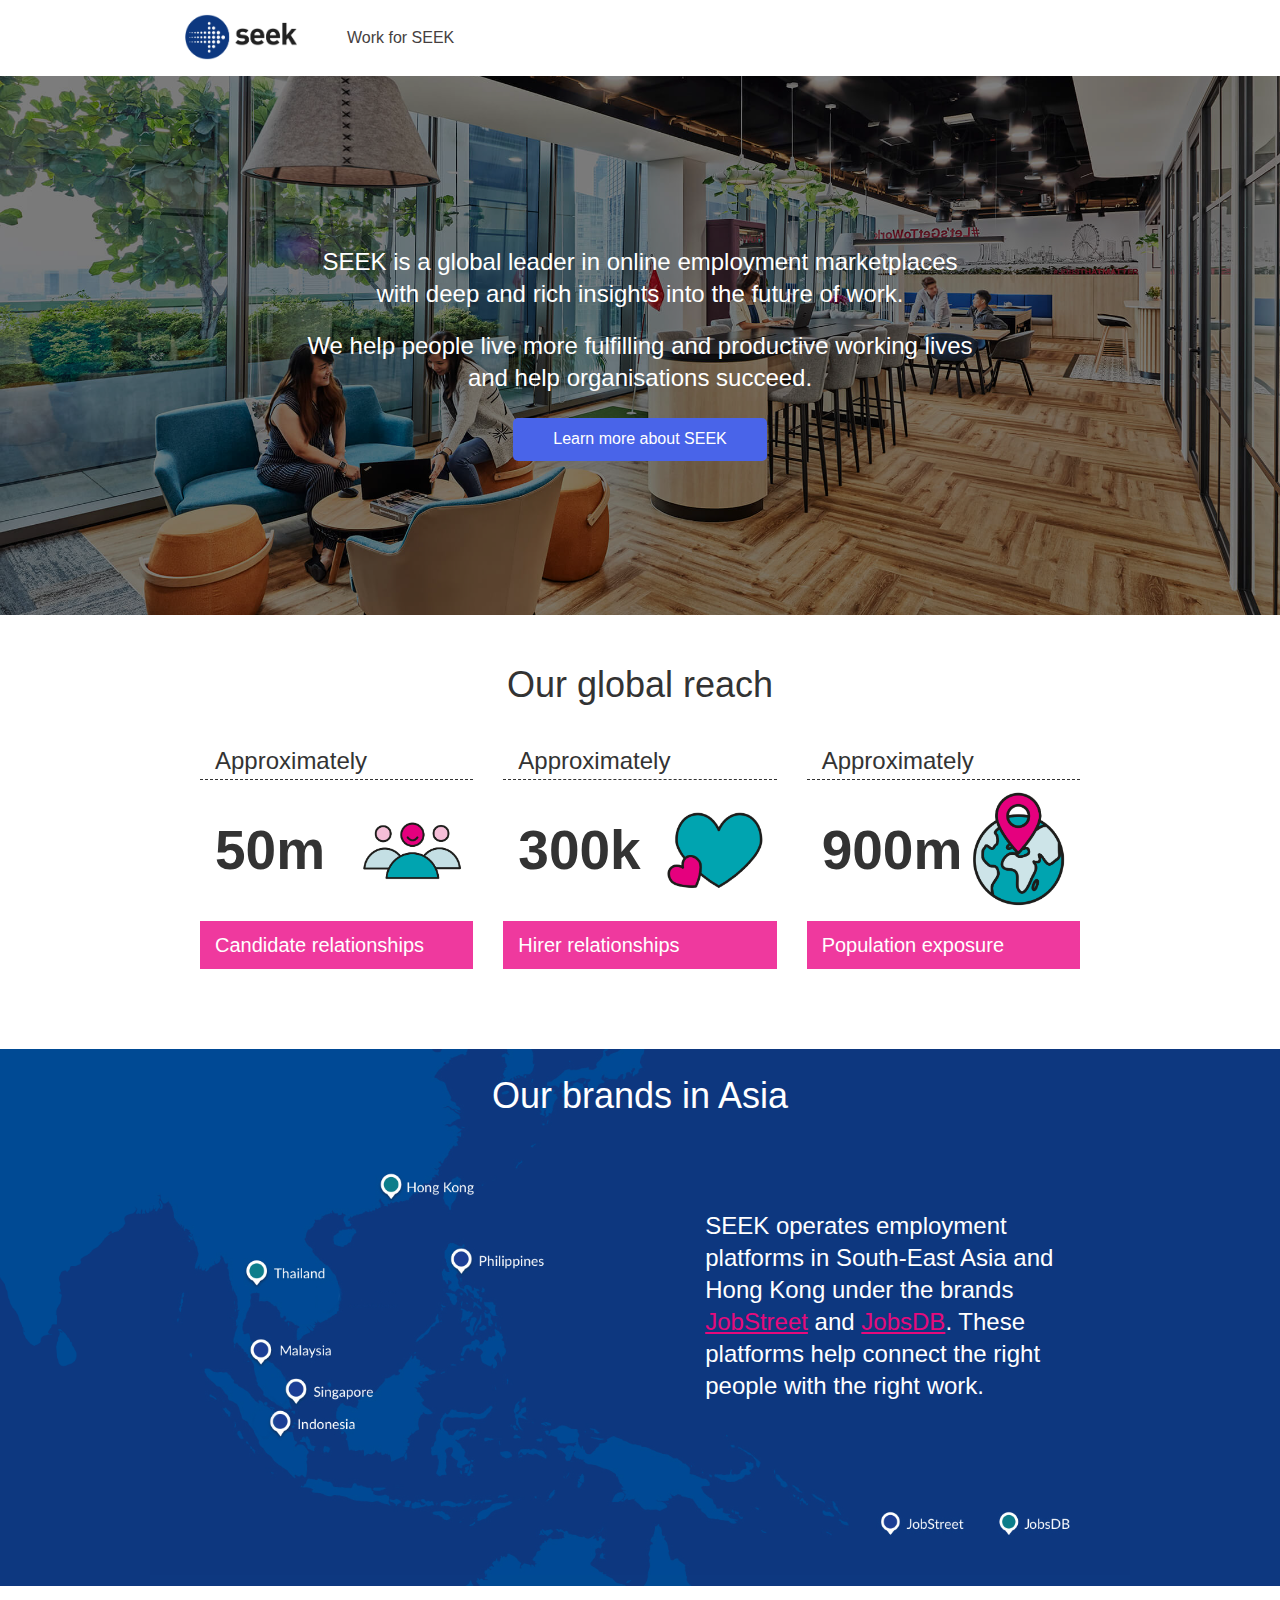
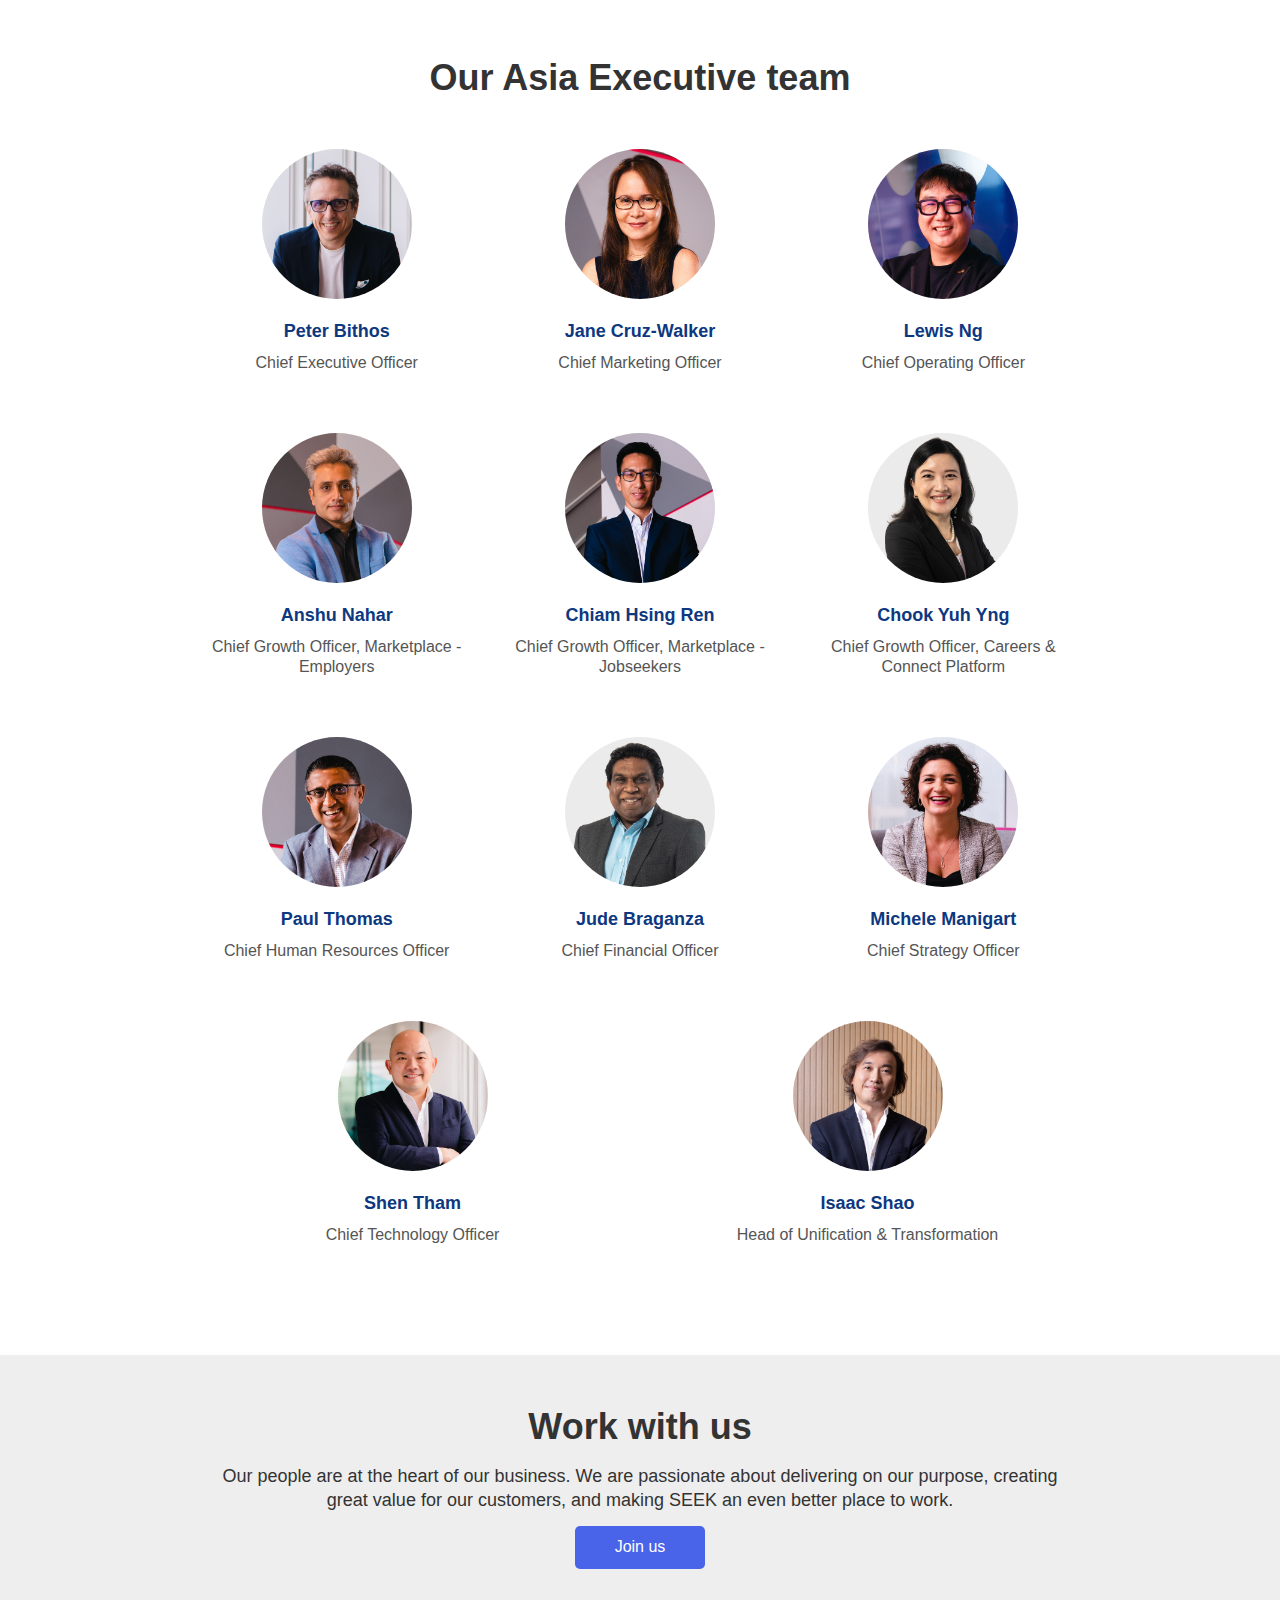
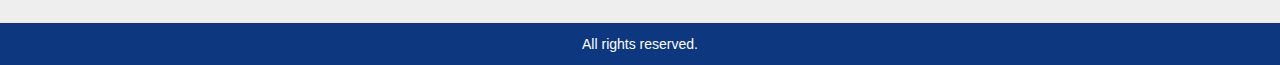
<file: index.html>
<!DOCTYPE html>
<html lang="en">
<head>
   <meta charset="utf-8">
   <title>SEEK Asia</title>
   <meta name="viewport" content="width=device-width, initial-scale=1">
   <meta name="description" content="An extension of SEEK, SEEK Asia combines the two giants in job portal brands, jobsDB and JobStreet, under one roof and helps improve the lives of millions across Asia through comprehensive platforms.">
   <meta name="keywords" content="seek asia, jobstreet, jobsdb, seek group, careers at seek asia, careers at jobstreet, careers at jobsdb">
   <link rel="shortcut icon" href="img/favicon.ico" type="image/x-icon">
   <noscript id="deferred-styles">
      <link rel="stylesheet" type="text/css" href="css/seekasia.css"/>
   </noscript>
   <style>
      html{font-family:sans-serif;-ms-text-size-adjust:100%;-webkit-text-size-adjust:100%}body{margin:0}header,section{display:block}a{background-color:transparent}strong{font-weight:700}h1{font-size:2em;margin:.67em 0}img{border:0}*{-webkit-box-sizing:border-box;-moz-box-sizing:border-box;box-sizing:border-box}*:before,*:after{-webkit-box-sizing:border-box;-moz-box-sizing:border-box;box-sizing:border-box}html{font-size:10px}body{font-family:"Helvetica Neue",Helvetica,Arial,sans-serif;font-size:14px;line-height:1.42857143;color:#333;background-color:#fff}a{color:#337ab7;text-decoration:none}img{vertical-align:middle}.img-responsive{display:block;max-width:100%;height:auto}h1,h2,h3{font-family:inherit;font-weight:500;line-height:1.1;color:inherit}h1,h2,h3{margin-top:20px;margin-bottom:10px}h1{font-size:36px}h2{font-size:30px}h3{font-size:24px}.text-center{text-align:center}.container{margin-right:auto;margin-left:auto;padding-left:15px;padding-right:15px}@media (min-width:768px){.container{width:750px}}@media (min-width:992px){.container{width:970px}}@media (min-width:1200px){.container{width:1170px}}.row{margin-left:-15px;margin-right:-15px}.col-md-8{position:relative;min-height:1px;padding-left:15px;padding-right:15px}@media (min-width:992px){.col-md-8{float:left}.col-md-8{width:66.66666667%}.col-md-offset-2{margin-left:16.66666667%}}.container:before,.container:after,.row:before,.row:after{content:" ";display:table}.container:after,.row:after{clear:both}@-ms-viewport{width:device-width}.visible-xs,.visible-sm,.visible-md,.visible-lg{display:none!important}@media (max-width:767px){.visible-xs{display:block!important}}@media (min-width:768px) and (max-width:991px){.visible-sm{display:block!important}}@media (min-width:992px) and (max-width:1199px){.visible-md{display:block!important}}@media (min-width:1200px){.visible-lg{display:block!important}}body{font-size:24px}.header-border{background:#0d3880;height:10px}.img-center{display:inline}a{color:#e60a7c;text-decoration:underline}@media (max-width:991px){header h1{font-size:36px;line-height:42px}}header .header-sub-title h3{line-height:32px;margin-bottom:20px}@media (max-width:991px){header .header-sub-title h3{font-size:21px;line-height:28px}}header img.img-center{margin:10px 0 20px;max-width:300px}@media (max-width:991px){header img.img-center{max-width:240px;margin:10px 0 10px}}@media (max-width:767px){header img.img-center{max-width:200px}}.section{padding:50px 0}.section h3{line-height:32px}@media (max-width:991px){.section h3{font-size:18px;line-height:24px}}.section-map{position:relative;height:100%;width:100%;color:white;background-color:#0d3880}.section-map .section-heading{position:absolute;top:30px;left:50%;margin-left:-90px;font-size:36px}@media (max-width:991px){.section-map .section-heading{margin-left:-75px;font-size:28px}}.section-map .about-text{position:absolute;top:30%;right:16%;width:370px;height:224px;font-size:24px;line-height:32px}@media (max-width:991px){.section-map .about-text{position:absolute;top:30%;right:10%;width:324px;height:120px;font-size:18px;line-height:24px}}@media (max-width:767px){.section-map .about-text{position:relative;top:0;left:0;width:100%;height:auto;text-align:center;padding:30px}}.section-map img{width:100%}
   </style>

<link rel="stylesheet" href="css/bootstrap.min.css">
<link rel="stylesheet" href="css/style.css">
</head>

<body>

<section class="navigation">
   <div class="nav-container">
      <div class="brand">
        <a href="index.html"><img src="img/SEEK logo.png" width="112px" height="auto" alt="" srcset=""></a>
      </div>
      <nav>
        <div class="nav-mobile">
          <a id="nav-toggle" href="work-for-seek.html">Work for SEEK</a>
          <!-- <a id="nav-toggle" href="work-for-seek.html">Work for Seek <span class="arrow3"></span></a> -->
        </div>
        <ul class="nav-list">
          <li><a href="work-for-seek.html">Work for SEEK</a></li>
        </ul>
      </nav>
    </div>
</section>

   <header class="section top-section">
      <div class="container-fluid text-center bannerHero">  
         <div id="overlay">
         <!-- <img class="img-responsive img-center" src="img/home-page-banner.jpg" alt="SEEK Asia Logo"> -->
            <div class="row seekAsiaContentFormat">
               <div class="col-md-12 header-sub-title">
                  <h3>SEEK is a global leader in online employment marketplaces with deep and rich insights into the future of work. </h3>
                  <h3>We help people live more fulfilling and productive working lives and help organisations succeed.</h3>
                  <!-- <div class="aboutSeekbtn"><a href="https://www.seek.com.au/about/" class="-btn -bg -txt" >Learn more about SEEK</a></div> -->
                  <div class="aboutSeekbtn"><button onclick="location.href='https://www.seek.com.au/about/'" class="button learnMoreAboutSeek">Learn more about SEEK</button>
                  </div>
               </div>
            </div>
         </div>
         </div>
         

         <div class="container text-center pt-5 pb-5">
            <h1>Our global reach </h1>
         </div>

         <div class="container globalOverallFormat">
            <div class="row">
               <div class="col-lg-4 pb-5">
                  <div class="row firstrow">
                     <div class="col-lg-12">
                        <p class="globalTitle">Approximately</p>
                     </div>
                  </div>
                  <div class="row midrow">
                     <div class="col-lg-6">
                        <p>50m</p>
                     </div>
                     <div class="col-lg-6">
                        <img src="img/SEEK_Icons-01.png"  alt="" srcset="">
                     </div>
                  </div>
                  <div class="row lastrow">
                     <div class="col-lg-12">
                        <p class="globalTitle">Candidate relationships</p>
                     </div>
                  </div>
               </div>

               <div class="col-lg-4 pb-5">
                  <div class="row firstrow">
                     <div class="col-lg-12">
                        <p class="globalTitle">Approximately</p>
                     </div>
                  </div>
                  <div class="row midrow">
                     <div class="col-lg-6">
                        <p>300k</p>
                     </div>
                     <div class="col-lg-6">
                        <img src="img/SEEK_Icons-02.png"  alt="" srcset="">
                     </div>
                  </div>
                  <div class="row lastrow">
                     <div class="col-lg-12">
                        <p class="globalTitle">Hirer relationships</p>
                     </div>
                  </div>
               </div>

               <div class="col-lg-4 pb-5">
                  <div class="row firstrow">
                     <div class="col-lg-12">
                        <p class="globalTitle">Approximately</p>
                     </div>
                  </div>
                  <div class="row midrow">
                     <div class="col-lg-6">
                        <p>900m</p>
                     </div>
                     <div class="col-lg-6">
                        <img src="img/SEEK_Icons-03.png"  alt="" srcset="">
                     </div>
                  </div>
                  <div class="row lastrow">
                     <div class="col-lg-12">
                        <p class="globalTitle">Population exposure</p>
                     </div>
                  </div>
               </div>
        
            </div>
         </div>

       
   </header>

   <section class="section-map">
      <!-- <h2 class="section-heading">Our brands in Asia</h2> -->
      <h2 class="section-heading-format">Our brands in Asia</h2>
      <img src="img/map-desktop-new.png" alt="as" class="img-responsive visible-md visible-lg">
      <img src="img/map-tablet-2x.png" alt="as" class="img-responsive visible-sm">
      <img src="img/map-mobile-2x.png" alt="ds" class="img-responsive visible-xs">    
      <div class="about-text">
         SEEK operates employment platforms in South-East Asia and Hong Kong under the brands <a href="http://www.jobstreet.com/">JobStreet</a> and <a href="http://www.jobsdb.com/">JobsDB</a>. These platforms help connect the right people with the right work. 
      </div> 
   </section>

   <section class="section section-leadership">
      <div class="container text-center">
         <h2 class="section-heading">Our Asia Executive team</h2>
         <div><br/></div>
         <div class="row">
            <div class="col-sm-4 col-xs-6">
               <img src="img/Peter-Bithos.jpg" alt="Peter Bithos" class="img-circle">
               <h3 class="leader-name">Peter Bithos</h3>
               <p class="position">Chief Executive Officer</p>
            </div>

            <div class="col-sm-4 col-xs-6">
               <img src="img/Jane-Cruz-Walker.jpg" alt="Jane Cruz-Walker" class="img-circle">
               <h3 class="leader-name">Jane Cruz-Walker</h3>
               <p class="position">Chief Marketing Officer</p>
            </div>
       
            <div class="col-sm-4 col-xs-6">
               <img src="img/Lewis-Ng.jpg" alt="Lewis Ng" class="img-circle">
               <h3 class="leader-name">Lewis Ng</h3>
               <p class="position">Chief Operating Officer</p>
            </div>
            <div class="col-sm-4 col-xs-6">
               <img src="img/Anshu-Nahar.jpg" alt="Anshu Nahar" class="img-circle">
               <h3 class="leader-name">Anshu Nahar</h3>
               <p class="position">Chief Growth Officer, Marketplace - Employers</p>
            </div>
             <div class="col-sm-4 col-xs-6">
               <img src="img/Chiam-Hsing-Ren-Chief-Growth-Officer.jpg" alt="Chiam Hsing Ren" class="img-circle">
               <h3 class="leader-name">Chiam Hsing Ren</h3>
               <p class="position">Chief Growth Officer, Marketplace - Jobseekers</p>
            </div>
            <div class="col-sm-4 col-xs-6">
               <img src="img/Chook-Yuh-Yng.jpg" alt="Chook Yuh Yng" class="img-circle">
               <h3 class="leader-name">Chook Yuh Yng</h3>
               <p class="position">Chief Growth Officer, Careers & Connect Platform</p>
            </div>
			 
		
            <div class="col-sm-4 col-xs-6">
               <img src="img/Paul-Thomas.jpg" alt="Paul Thomas" class="img-circle">
               <h3 class="leader-name">Paul Thomas</h3>
               <p class="position">Chief Human Resources Officer</p>
            </div>




             <div class="col-sm-4 col-xs-6">
               <img src="img/Jude-Braganza.jpg" alt="Jude Braganza" class="img-circle">
               <h3 class="leader-name">Jude Braganza</h3>
               <p class="position">Chief Financial Officer</p>
            </div>
             <div class="col-sm-4 col-xs-6">
               <img src="img/Michele-Manigart.jpg" alt="Michele Manigart" class="img-circle">
               <h3 class="leader-name">Michele Manigart</h3>
               <p class="position">Chief Strategy Officer</p>
            </div>
             <div class="col-sm-6 col-xs-6">
               <img src="img/Shen-Tham.jpg" alt="Shen Tham" class="img-circle">
               <h3 class="leader-name">Shen Tham</h3>
               <p class="position">Chief Technology Officer</p>
            </div>
			 <div class="col-sm-6 col-xs-6">
               <img src="img/Isaac-Shao.jpg" alt="Isaac Shao" class="img-circle">
               <h3 class="leader-name">Isaac Shao</h3>
               <p class="position">Head of Unification & Transformation</p>
            </div>
         </div>
      </div>
   </section>

   <section class="section main-feature-gray">
      <div class="container text-center">
         <div class="section-heading">Work with us</div>

         <div class="row">
            <div class="col-lg-12 joinusFormat">
               <p>Our people are at the heart of our business. We are passionate about delivering on our purpose, creating great value for our customers, and making SEEK an even better place to work.  </p>

                <button onclick="location.href='work-for-seek.html'" class="button joinusbtn">Join us</button>
                
            </div>
         </div>
      </div>
   </section>

   <footer>
      <div class="container text-center">
         <span>All rights reserved.</span>
      </div>
   </footer>

   <script src="js/jquery-3.6.0.min.js"></script> 
   <script src="js/bootstrap.min.js"></script>
   
   <script>
      //=========================== Get Current Year ===================================
      var currentYear = (new Date).getFullYear();
      $("#year").text(currentYear);

      //=========================== Deferred CSS ===================================
      var loadDeferredStyle = function() {
         var l = document.createElement('link'); l.rel = 'stylesheet';
         l.href = 'css/seekasia.css';
         // document.getElementsByTagName('head')[0].appendChild(stylesheet);
         var h = document.getElementsByTagName('head')[0].appendChild(l);
      };
      var raf = requestAnimationFrame || mozRequestAnimationFrame ||
      webkitRequestAnimationFrame || msRequestAnimationFrame;
      if (raf) raf(loadDeferredStyle);
      else window.addEventListener('load', loadDeferredStyle);
   </script>

   <script>
      (function($) { // Begin jQuery
  $(function() { // DOM ready
    // If a link has a dropdown, add sub menu toggle.
    $('nav ul li a:not(:only-child)').click(function(e) {
      $(this).siblings('.nav-dropdown').toggle();
      // Close one dropdown when selecting another
      $('.nav-dropdown').not($(this).siblings()).hide();
      e.stopPropagation();
    });
    // Clicking away from dropdown will remove the dropdown class
    $('html').click(function() {
      $('.nav-dropdown').hide();
    });
    // Toggle open and close nav styles on click
    $('#nav-toggle').click(function() {
      $('nav ul').slideToggle();
    });
    // Hamburger to X toggle
    $('#nav-toggle').on('click', function() {
      this.classList.toggle('active');
    });
  }); // end DOM ready
})(jQuery); // end jQuery
   </script>

</body>
</html>
</file>
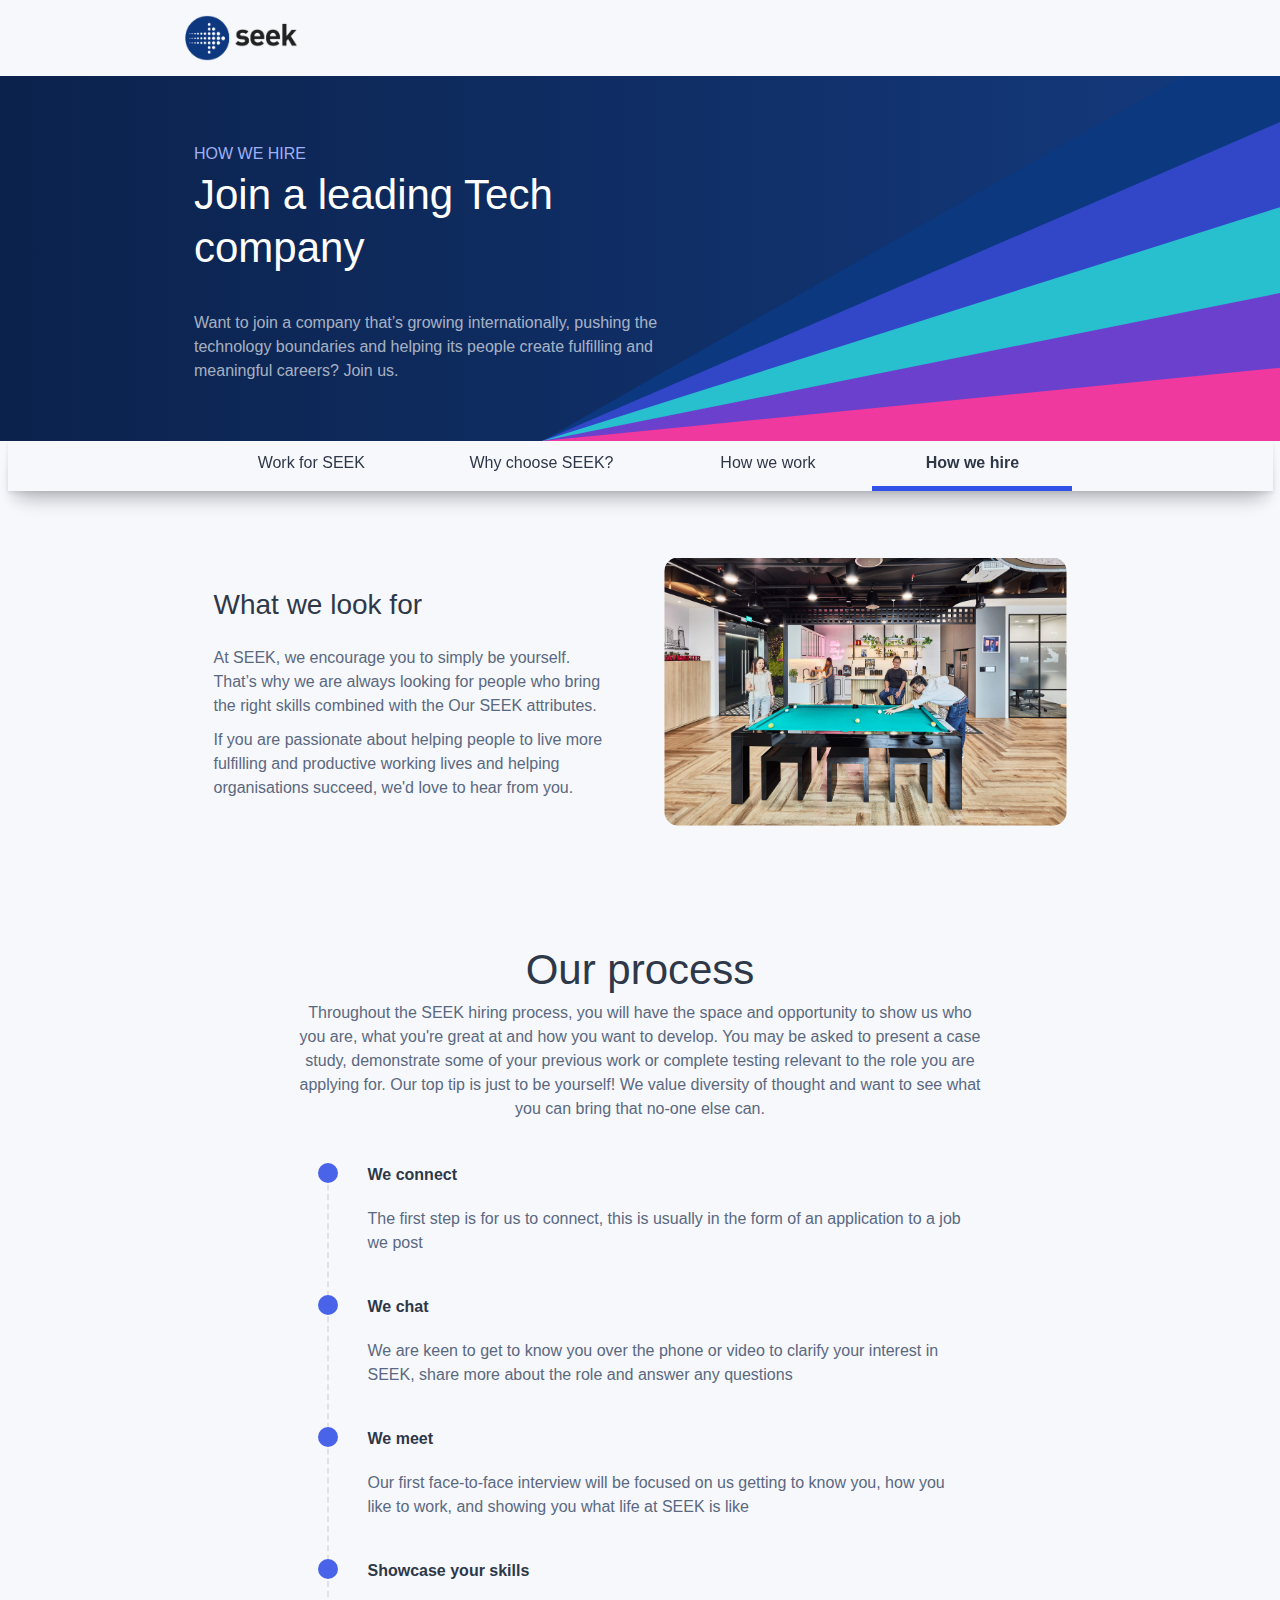
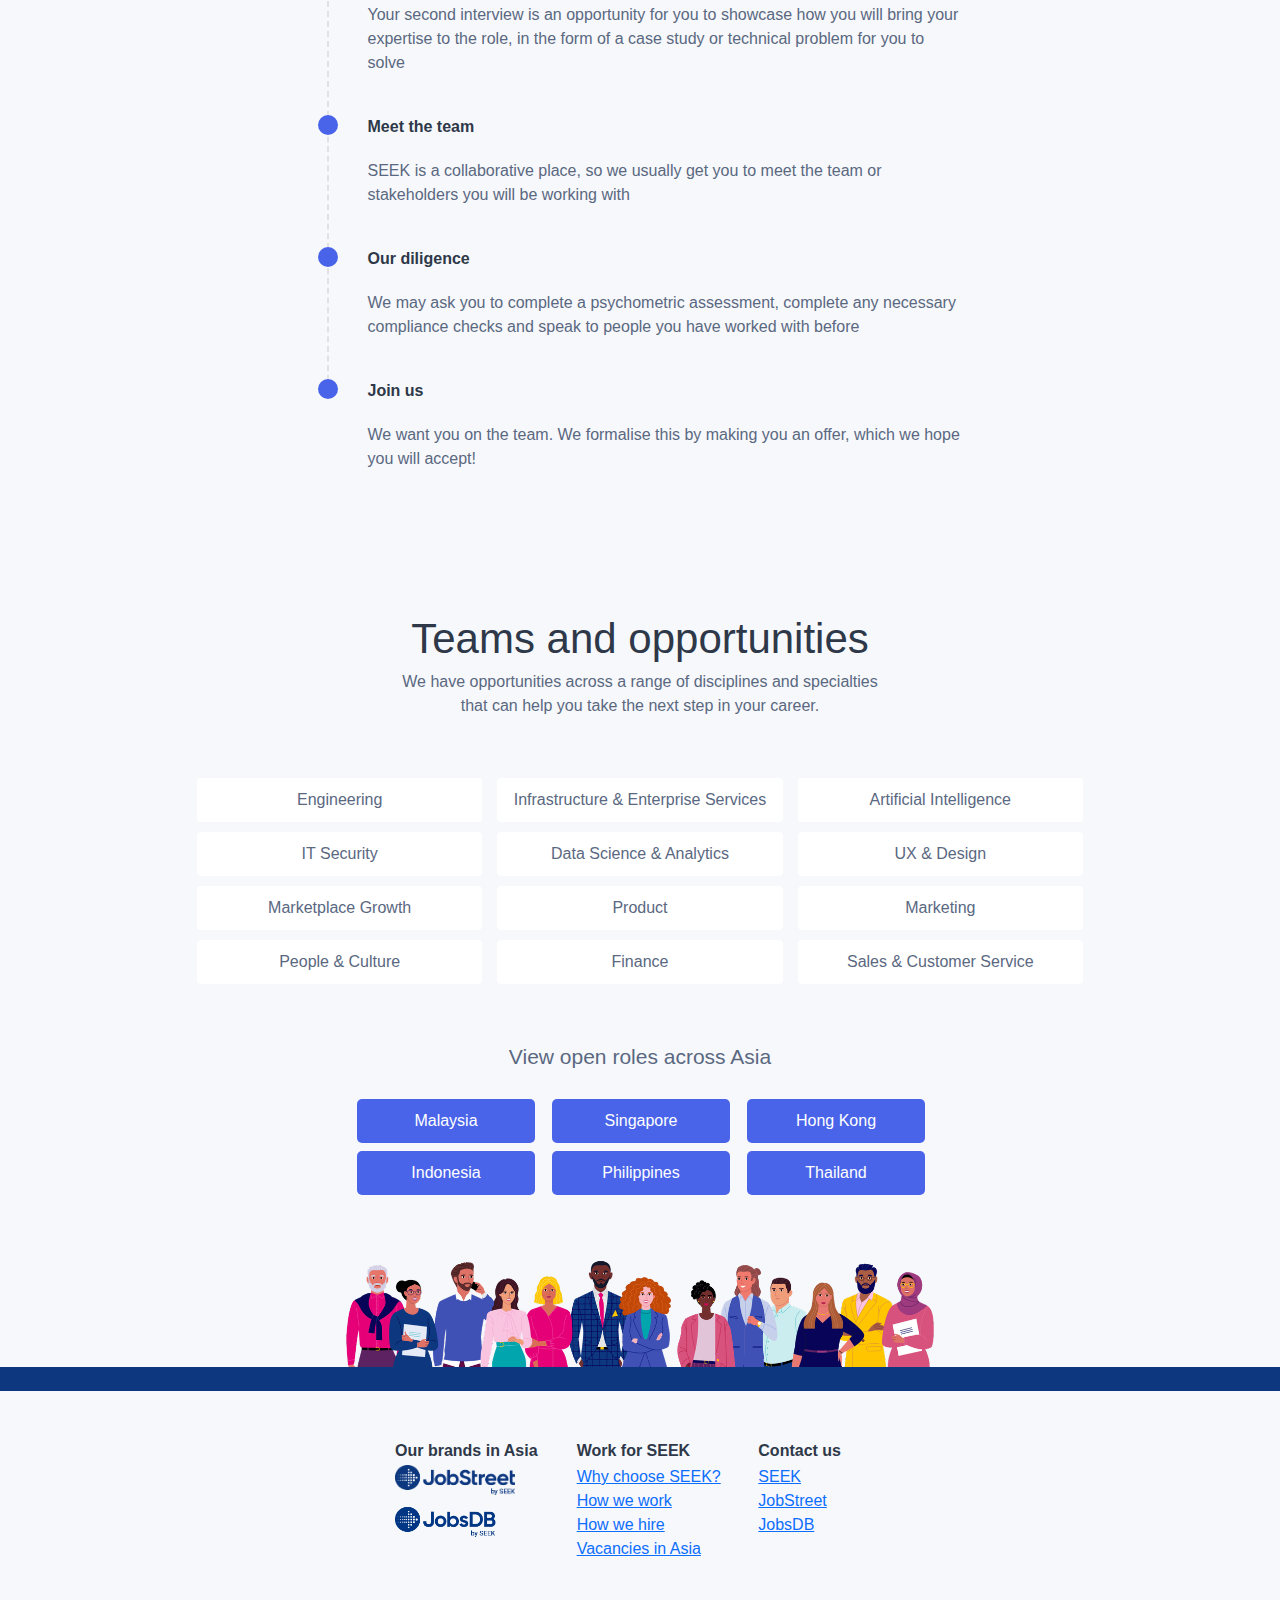
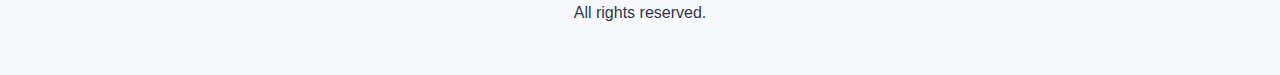
<file: how-we-hire.html>
<!DOCTYPE html>
<html lang="en">
<head>
  <meta charset="utf-8">
  <title>SEEK Asia</title>
  <meta name="viewport" content="width=device-width, initial-scale=1">
  <meta name="description" content="An extension of SEEK, SEEK Asia combines the two giants in job portal brands, jobsDB and JobStreet, under one roof and helps improve the lives of millions across Asia through comprehensive platforms.">
  <meta name="keywords" content="seek asia, jobstreet, jobsdb, seek group, careers at seek asia, careers at jobstreet, careers at jobsdb">
  <link rel="shortcut icon" href="img/favicon.ico" type="image/x-icon">
  <noscript id="deferred-styles">
     <link rel="stylesheet" type="text/css" href="css/seekasia.css"/>
  </noscript>
  <style>
     html{font-family:sans-serif;-ms-text-size-adjust:100%;-webkit-text-size-adjust:100%}body{margin:0}header,section{display:block}a{background-color:transparent}strong{font-weight:700}h1{font-size:2em;margin:.67em 0}img{border:0}*{-webkit-box-sizing:border-box;-moz-box-sizing:border-box;box-sizing:border-box}*:before,*:after{-webkit-box-sizing:border-box;-moz-box-sizing:border-box;box-sizing:border-box}html{font-size:10px}body{font-family:"Helvetica Neue",Helvetica,Arial,sans-serif;font-size:14px;line-height:1.42857143;color:#333;background-color:#fff}a{color:#337ab7;text-decoration:none}img{vertical-align:middle}.img-responsive{display:block;max-width:100%;height:auto}h1,h2,h3{font-family:inherit;font-weight:500;line-height:1.1;color:inherit}h1,h2,h3{margin-top:20px;margin-bottom:10px}h1{font-size:36px}h2{font-size:30px}h3{font-size:24px}.text-center{text-align:center}.container{margin-right:auto;margin-left:auto;padding-left:15px;padding-right:15px}@media (min-width:768px){.container{width:750px}}@media (min-width:992px){.container{width:970px}}@media (min-width:1200px){.container{width:1170px}}.row{margin-left:-15px;margin-right:-15px}.col-md-8{position:relative;min-height:1px;padding-left:15px;padding-right:15px}@media (min-width:992px){.col-md-8{float:left}.col-md-8{width:66.66666667%}.col-md-offset-2{margin-left:16.66666667%}}.container:before,.container:after,.row:before,.row:after{content:" ";display:table}.container:after,.row:after{clear:both}@-ms-viewport{width:device-width}.visible-xs,.visible-sm,.visible-md,.visible-lg{display:none!important}@media (max-width:767px){.visible-xs{display:block!important}}@media (min-width:768px) and (max-width:991px){.visible-sm{display:block!important}}@media (min-width:992px) and (max-width:1199px){.visible-md{display:block!important}}@media (min-width:1200px){.visible-lg{display:block!important}}body{font-size:24px}.header-border{background:#0d3880;height:10px}.img-center{display:inline}a{color:#e60a7c;text-decoration:underline}@media (max-width:991px){header h1{font-size:36px;line-height:42px}}header .header-sub-title h3{line-height:32px;margin-bottom:20px}@media (max-width:991px){header .header-sub-title h3{font-size:21px;line-height:28px}}header img.img-center{margin:10px 0 20px;max-width:300px}@media (max-width:991px){header img.img-center{max-width:240px;margin:10px 0 10px}}@media (max-width:767px){header img.img-center{max-width:200px}}.section{padding:50px 0}.section h3{line-height:32px}@media (max-width:991px){.section h3{font-size:18px;line-height:24px}}.section-map{position:relative;height:100%;width:100%;color:white;background-color:#0d3880}.section-map .section-heading{position:absolute;top:30px;left:50%;margin-left:-90px;font-size:36px}@media (max-width:991px){.section-map .section-heading{margin-left:-75px;font-size:28px}}.section-map .about-text{position:absolute;top:30%;right:16%;width:370px;height:224px;font-size:24px;line-height:32px}@media (max-width:991px){.section-map .about-text{position:absolute;top:30%;right:10%;width:324px;height:120px;font-size:18px;line-height:24px}}@media (max-width:767px){.section-map .about-text{position:relative;top:0;left:0;width:100%;height:auto;text-align:center;padding:30px}}.section-map img{width:100%}
  </style>

    <link rel="stylesheet" href="css/bootstrap.min.css">
    <link rel="stylesheet" href="css/style.css">
</head>
<body>

    <section class="nav">
      <div class="container-fluid">
        <div class="container">
          <div class="row pt-4 pb-4">
            <div class="col-lg-12">
              <a href="index.html"><img src="img/SEEK logo.png" height="auto" width="112px" alt="" srcset=""></a>
            </div>
          </div>
        </div>

      </div>
    </section>

    <section class="topBanner">
      <div class="container-fluid tobBannerbg">
        <div class="container">
          <div class="row topBannerContent">
            <div class="topBannerInnerContent">
              <h5>HOW WE HIRE</h5>

              <h1>Join a leading Tech company </h1>
  
              <p>Want to join a company that’s growing internationally, pushing the technology
                 boundaries and helping its people create fulfilling and meaningful careers? Join us. </p>

            </div>
  
          </div>
        </div>
      </div>
    </section>
    
    <section class="navtab">
      <div class="container-fluid">
        <div class="row navtabContent">
          <div class="col-lg-12">
              <div class="list-x">
                <div class="item item1"><a href="work-for-seek.html">Work for SEEK</a></div>
                <div class="item item2"><a href="why-choose-seek.html">Why choose SEEK?</a></div>
                <div class="item item3"><a href="how-we-work.html">How we work</a></div>
                <div class="item item4 active"><a href="how-we-hire.html">How we hire</a></div>
              </div>
          </div>
        </div>
      </div>
    </section>

    <section class="content">
      <div class="container">
        <div class="row rowContentFormat">
          <div class="col-sm-6 col-md-6 order-sm-1">
            <img src="img/What-we-look-for.jpg" class="w-100 d-block imgRightFormat" alt="" srcset="">
          </div>
          <div class="col-sm-6 col-md-6 order-sm-12 colDescriptionFormat">
            <h2>What we look for</h2>
            <p>At SEEK, we encourage you to simply be yourself. That’s why we are always looking for people who bring the right skills combined with the Our SEEK attributes.</p>
            <p>If you are passionate about helping people to live more fulfilling and productive working lives and helping organisations succeed, we'd love to hear from you.</p>
          </div>
        </div>

        <div class="row rowContentFormat">
          <div class="col-lg-12 colFormat">
            <div class="contentSize">
              <p class="bigTitle">Our process</p>
              <p class="smallTitles">Throughout the SEEK hiring process, you will have the space and opportunity to show us who you are, what you're great at and how you want to develop. You may be asked to present a case study, demonstrate some of your previous work or complete testing relevant to the role you are applying for. Our top tip is just to be yourself! We value diversity of thought and want to see what you can bring that no-one else can.</p>
            </div>
          </div>
        </div>
      </div>


  <div class="container">
    <div class="row timelineFormat">
      <div class="col-lg-12 timelineColumnFormat">
        <div class="timelineOverall">
          <div class="">
    
            <div class="timelineContent">
              <div class="timelineInnerContent">
                <div class="timelineContentDescription">
                  <span class="">
                    <strong class="">We connect</strong></span>
                  </div> 
                <div class="timelineContentDescription2">
                  <span class="">The first step is for us to connect, this is usually in the form of an application to a job we post</span>
                </div>
              </div>
            </div>
    
            <div class="timelineContent">
              <div class="timelineInnerContent">
                <div class="timelineContentDescription">
                  <span class="">
                    <strong class="">We chat</strong>
                  </span>
                </div>
                <div class="timelineContentDescription2">
                  <span class="">We are keen to get to know you over the phone or video to clarify your interest in SEEK, share more about the role and answer any questions</span>
                </div>
              </div>
            </div>
    
            <div class="timelineContent">
              <div class="timelineInnerContent">
                <div class="timelineContentDescription">
                  <span class="">
                    <strong class="">We meet</strong>
                  </span>
                </div>
                <div class="timelineContentDescription2">
                  <span class="">Our first face-to-face interview will be focused on us getting to know you, how you like to work, and showing you what life at SEEK is like</span>
                </div>
              </div>
            </div>
    
            <div class="timelineContent">
              <div class="timelineInnerContent">
                <div class="timelineContentDescription">
                  <span class="">
                    <strong class="">Showcase your skills</strong>
                  </span>
                </div>
                <div class="timelineContentDescription2">
                  <span class="">Your second interview is an opportunity for you to showcase how you will bring your expertise to the role, in the form of a case study or technical problem for you to solve</span>
                </div>
              </div>
            </div>
    
            <div class="timelineContent">
              <div class="timelineInnerContent">
                <div class="timelineContentDescription">
                  <span class="">
                    <strong class="">Meet the team</strong>
                  </span>
                </div>
                <div class="timelineContentDescription2">
                  <span class="">SEEK is a collaborative place, so we usually get you to meet the team or stakeholders you will be working with</span>
                </div>
              </div>
            </div>
    
            <div class="timelineContent">
              <div class="timelineInnerContent">
                <div class="timelineContentDescription">
                  <span class="">
                    <strong class="">Our diligence</strong>
                  </span>
                </div>
                <div class="timelineContentDescription2">
                  <span class="">We may ask you to complete a psychometric assessment, complete any necessary compliance checks and speak to people you have worked with before</span>
                </div>
              </div>
            </div>
    
            <div class="timelineContent dashLineRemove">
              <div class="timelineInnerContent">
                <div class="timelineContentDescription">
                  <span class="">
                    <strong class="">Join us</strong>
                  </span>
                </div>
                <div class="timelineContentDescription2">
                  <span class="">We want you on the team. We formalise this by making you an offer, which we hope you will accept!</span>
                </div>
              </div>
            </div>
    
          </div>
        </div>
      </div>
    </div>
   
  </div>
  


  <div class="container">
    <div class="row rowContentFormat">
      <div class="col-lg-12 colFormat">
        <div class="contentSize">
          <p class="bigTitle">Teams and opportunities</p>
          <p class="smallTitles">We have opportunities across a range of disciplines and specialties <br> that can help you take the next step in your career. </p>
        </div>
      </div>
    </div>

    <div class="row rowContentFormat">
      <div class="col-lg-4 opportunitiesFormat">
        <div><p>Engineering</p></div>
      </div>
      <div class="col-lg-4 opportunitiesFormat">
        <div><p>Infrastructure & Enterprise Services</p></div>
      </div>
      <div class="col-lg-4 opportunitiesFormat">
        <div><p>Artificial Intelligence</p></div>
      </div>
      <div class="col-lg-4 opportunitiesFormat">
        <div><p>IT Security</p></div>
      </div>
      <div class="col-lg-4 opportunitiesFormat">
        <div><p>Data Science & Analytics</p></div>
      </div>
      <div class="col-lg-4 opportunitiesFormat">
        <div><p>UX & Design</p></div>
      </div>
      <div class="col-lg-4 opportunitiesFormat">
        <div><p>Marketplace Growth</p></div>
      </div>
      <div class="col-lg-4 opportunitiesFormat">
        <div><p>Product</p></div>
      </div>
      <div class="col-lg-4 opportunitiesFormat">
        <div><p>Marketing</p></div>
      </div>
      <div class="col-lg-4 opportunitiesFormat">
        <div><p>People & Culture</p></div>
      </div>
      <div class="col-lg-4 opportunitiesFormat">
        <div><p>Finance</p></div>
      </div>
      <div class="col-lg-4 opportunitiesFormat">
        <div><p>Sales & Customer Service</p></div>
      </div>
    </div>


    <div class="row rowContentFormat">
      <div class="col-lg-12" style="text-align: center;">
        <h2>View open roles across Asia</h2>
      </div>
    </div>


  </div>

  <div class="container viewOpenRolesFormat">
    <div class="row rowContentFormat openRowContentFormat">
      <div class="col-lg-4 openRolesColFormat" style="text-align: center;">
        <button onclick="location.href='https://www.jobstreet.com.my/en/job-search/seek-asia-jobs/'" class="button standardBtn openRolesBtn">Malaysia</button>
      </div>
      <div class="col-lg-4 openRolesColFormat" style="text-align: center;">
        <button onclick="location.href='https://www.jobstreet.com.sg/en/job-search/seek-asia-jobs/'" class="button standardBtn openRolesBtn">Singapore</button>
      </div>
      <div class="col-lg-4 openRolesColFormat" style="text-align: center;">
        <button onclick="location.href='https://hk.jobsdb.com/hk/search-jobs/seek-asia/1'" class="button standardBtn openRolesBtn">Hong Kong</button>
      </div>
      <div class="col-lg-4 openRolesColFormat" style="text-align: center;">
        <button onclick="location.href='https://www.jobstreet.co.id/id/job-search/seek-asia-jobs/'" class="button standardBtn openRolesBtn">Indonesia</button>
      </div>
      <div class="col-lg-4 openRolesColFormat" style="text-align: center;">
        <button onclick="location.href='https://www.jobstreet.com.ph/en/job-search/jobstreet-jobs/'" class="button standardBtn openRolesBtn">Philippines</button>
      </div>
      <div class="col-lg-4 openRolesColFormat" style="text-align: center;">
        <button onclick="location.href='https://th.jobsdb.com/th/search-jobs/jobsdb/1'" class="button standardBtn openRolesBtn">Thailand</button>
      </div>
    </div>
  </div>



      <div class="bottomImageContent">
        <div>
          <div>
            <div class="bottomImage">
            </div>
          </div>
          <div>
            <div class="borderFormat">

            </div>
          </div>
        </div>
      </div>

      </section>
      
  
      <section class="footerArea">
        <div class="container footerContainer">
          <div class="row">
            <div class="col-sm-4 col-md-4 col-lg-4">
              <ul>
                <li><h3>Our brands in Asia</h3></li>
                <li><a href="https://www.jobstreet.com/" class="socialLinkFormat">
                  <div>
                    <img src="img/JobStreet.png" width="120px" height="auto" alt="" srcset="">
                  </div>
                </a>
                </li>
                <li><a href="https://www.jobsdb.com/" class="socialLinkFormat">
                  <div>
                    <img src="img/JobsDB.png" width="120px" height="auto" alt="" srcset="">
                  </div>
               </a>
                </li>
              </ul>
            </div>

            <div class="col-sm-4 col-md-4 col-lg-4">
              <ul>
                <li><h3>Work for SEEK</h3></li>
                <li><a href="why-choose-seek.html">Why choose SEEK?</a></li>
                <li><a href="how-we-work.html">How we work</a></li>
                <li><a href="how-we-hire.html">How we hire</a></li>
                <li><a href="https://www.jobstreet.com.my/en/job-search/jobs-at-seek-asia/">Vacancies in Asia</a></li>
              </ul>
            </div>

            <div class="col-sm-4 col-md-4 col-lg-4">
              <ul>
                <li><h3>Contact us</h3></li>
                <li><a href="https://www.seek.com.au/contact-us/">SEEK</a></li>
                <li><a href="https://www.jobstreet.com/about-us/contact-us-malaysia/">JobStreet</a></li>
                <li><a href="https://hk.jobsdb.com/en-hk/pages/regional-coverage/">JobsDB</a></li>
              </ul>
            </div>
      
     
          </div>
          <div class="row text-center">
            <div class="col-lg-12 pt-5">
              All rights reserved.
            </div>
          </div>
        </div>
    
    
      </section>


<script src="js/jquery-3.6.0.min.js"></script> 
<script src="js/bootstrap.min.js"></script>

<script>
   var w1 = $('.button1').width();
    var w2 = $('.button2').width();

    if (w1 > w2)
    {
      $('.button2').css('width', w1 + "px");
      console.log("hello world");
    }      
    else
    {
      $('.button1').css('width', w2 + "px");
    }
        
</script>
      
</body>
</html>
</file>
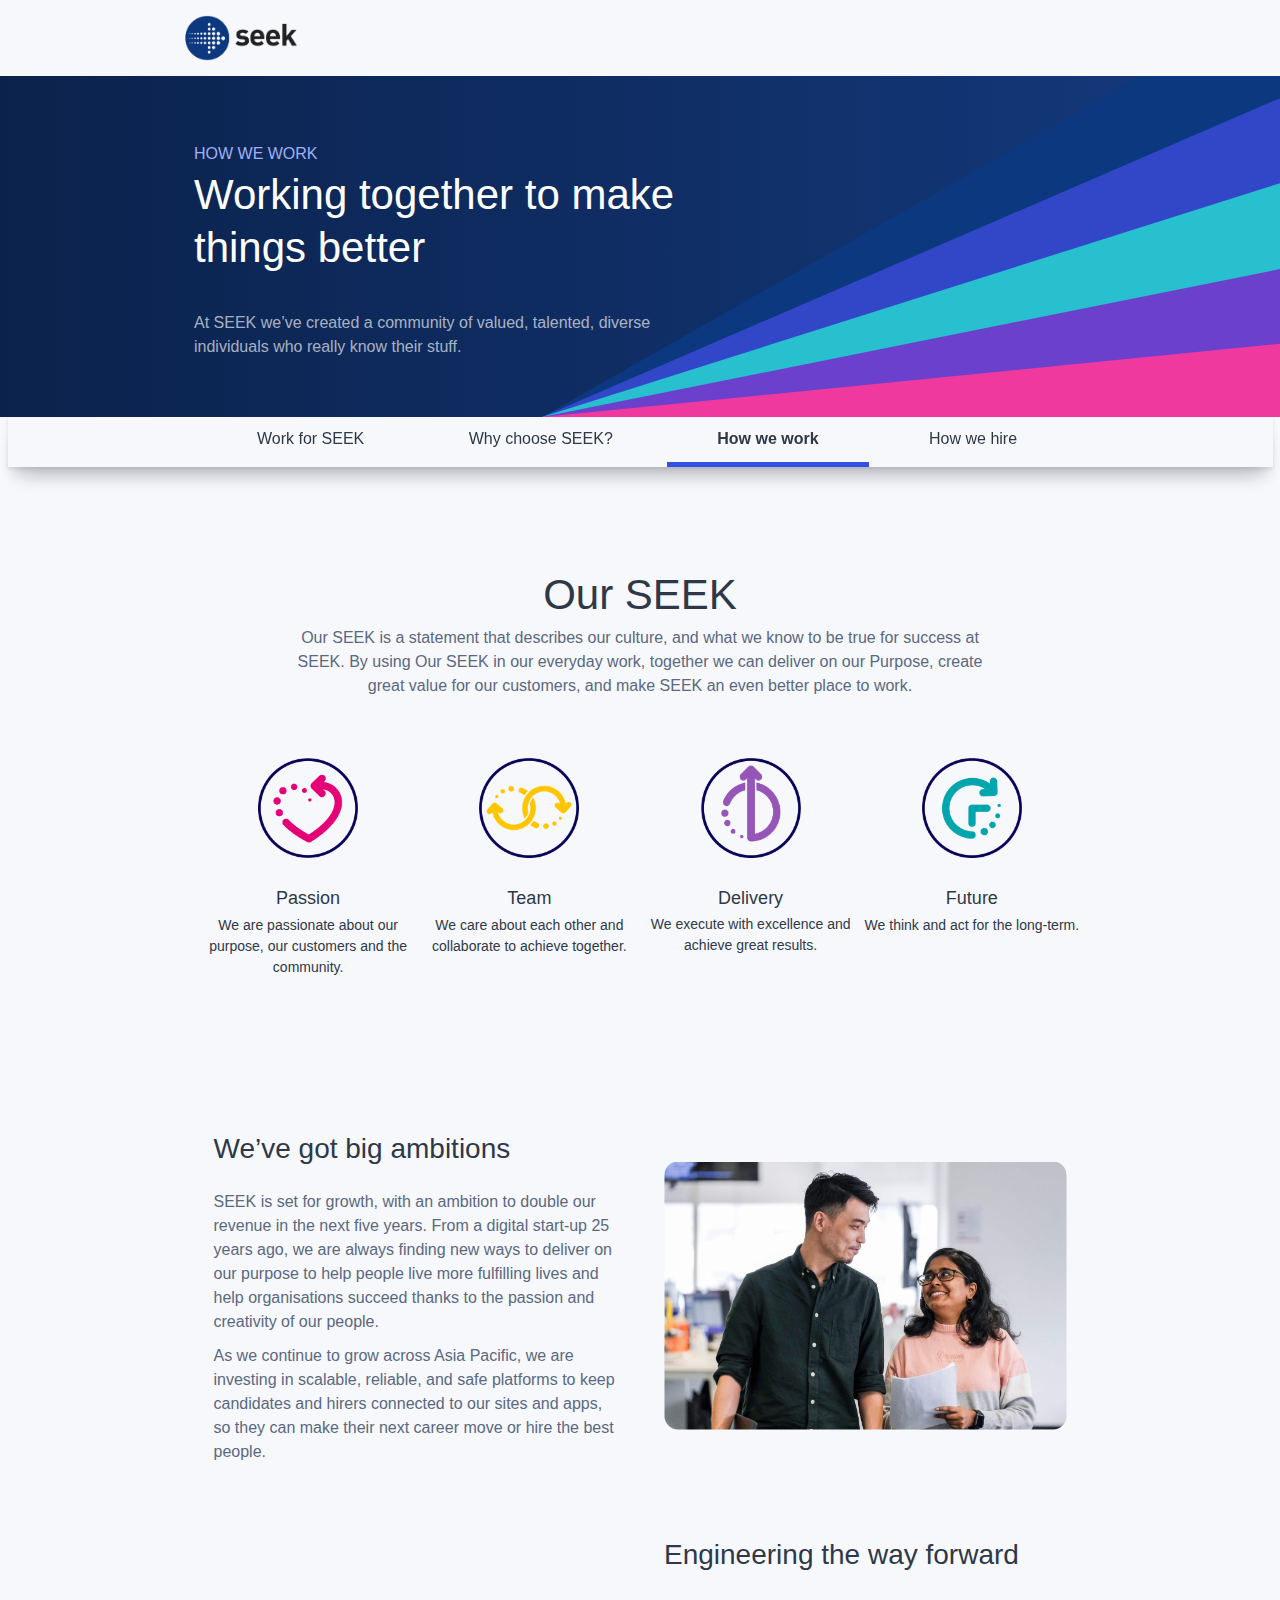
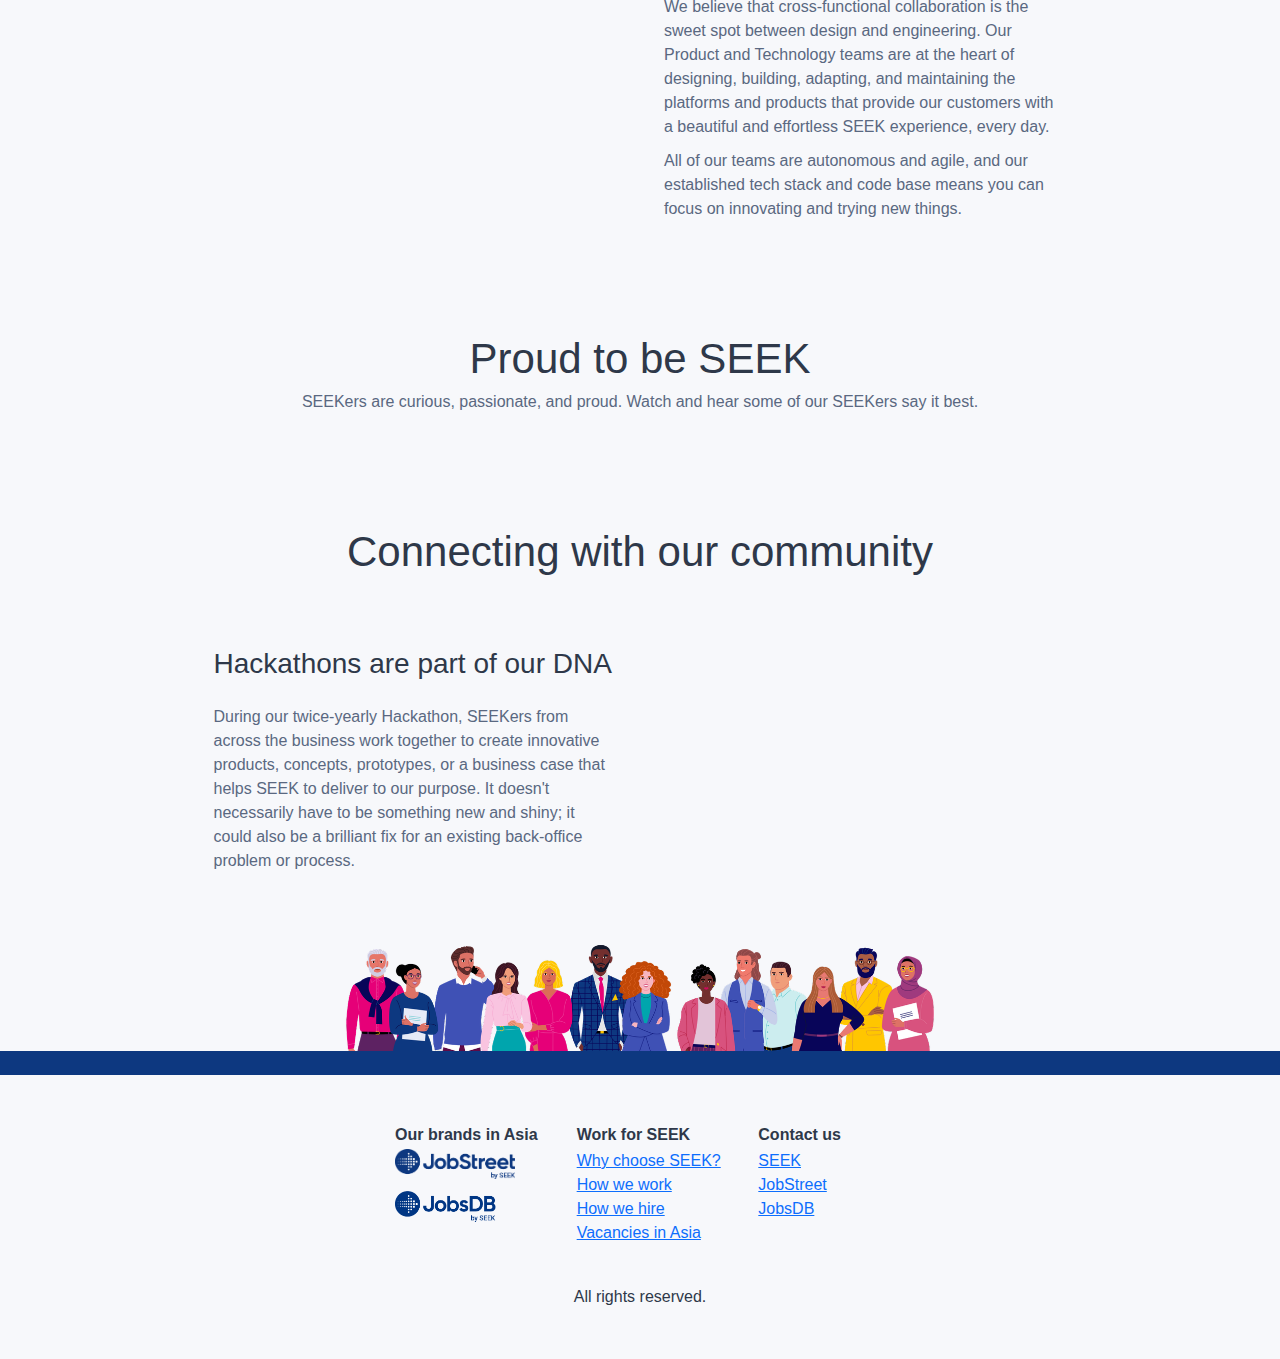
<file: how-we-work.html>
<!DOCTYPE html>
<html lang="en">
<head>
  <meta charset="utf-8">
  <title>SEEK Asia</title>
  <meta name="viewport" content="width=device-width, initial-scale=1">
  <meta name="description" content="An extension of SEEK, SEEK Asia combines the two giants in job portal brands, jobsDB and JobStreet, under one roof and helps improve the lives of millions across Asia through comprehensive platforms.">
  <meta name="keywords" content="seek asia, jobstreet, jobsdb, seek group, careers at seek asia, careers at jobstreet, careers at jobsdb">
  

  
  <link rel="shortcut icon" href="img/favicon.ico" type="image/x-icon">
  <noscript id="deferred-styles">
     <link rel="stylesheet" type="text/css" href="css/seekasia.css"/>
  </noscript>
  <style>
     html{font-family:sans-serif;-ms-text-size-adjust:100%;-webkit-text-size-adjust:100%}body{margin:0}header,section{display:block}a{background-color:transparent}strong{font-weight:700}h1{font-size:2em;margin:.67em 0}img{border:0}*{-webkit-box-sizing:border-box;-moz-box-sizing:border-box;box-sizing:border-box}*:before,*:after{-webkit-box-sizing:border-box;-moz-box-sizing:border-box;box-sizing:border-box}html{font-size:10px}body{font-family:"Helvetica Neue",Helvetica,Arial,sans-serif;font-size:14px;line-height:1.42857143;color:#333;background-color:#fff}a{color:#337ab7;text-decoration:none}img{vertical-align:middle}.img-responsive{display:block;max-width:100%;height:auto}h1,h2,h3{font-family:inherit;font-weight:500;line-height:1.1;color:inherit}h1,h2,h3{margin-top:20px;margin-bottom:10px}h1{font-size:36px}h2{font-size:30px}h3{font-size:24px}.text-center{text-align:center}.container{margin-right:auto;margin-left:auto;padding-left:15px;padding-right:15px}@media (min-width:768px){.container{width:750px}}@media (min-width:992px){.container{width:970px}}@media (min-width:1200px){.container{width:1170px}}.row{margin-left:-15px;margin-right:-15px}.col-md-8{position:relative;min-height:1px;padding-left:15px;padding-right:15px}@media (min-width:992px){.col-md-8{float:left}.col-md-8{width:66.66666667%}.col-md-offset-2{margin-left:16.66666667%}}.container:before,.container:after,.row:before,.row:after{content:" ";display:table}.container:after,.row:after{clear:both}@-ms-viewport{width:device-width}.visible-xs,.visible-sm,.visible-md,.visible-lg{display:none!important}@media (max-width:767px){.visible-xs{display:block!important}}@media (min-width:768px) and (max-width:991px){.visible-sm{display:block!important}}@media (min-width:992px) and (max-width:1199px){.visible-md{display:block!important}}@media (min-width:1200px){.visible-lg{display:block!important}}body{font-size:24px}.header-border{background:#0d3880;height:10px}.img-center{display:inline}a{color:#e60a7c;text-decoration:underline}@media (max-width:991px){header h1{font-size:36px;line-height:42px}}header .header-sub-title h3{line-height:32px;margin-bottom:20px}@media (max-width:991px){header .header-sub-title h3{font-size:21px;line-height:28px}}header img.img-center{margin:10px 0 20px;max-width:300px}@media (max-width:991px){header img.img-center{max-width:240px;margin:10px 0 10px}}@media (max-width:767px){header img.img-center{max-width:200px}}.section{padding:50px 0}.section h3{line-height:32px}@media (max-width:991px){.section h3{font-size:18px;line-height:24px}}.section-map{position:relative;height:100%;width:100%;color:white;background-color:#0d3880}.section-map .section-heading{position:absolute;top:30px;left:50%;margin-left:-90px;font-size:36px}@media (max-width:991px){.section-map .section-heading{margin-left:-75px;font-size:28px}}.section-map .about-text{position:absolute;top:30%;right:16%;width:370px;height:224px;font-size:24px;line-height:32px}@media (max-width:991px){.section-map .about-text{position:absolute;top:30%;right:10%;width:324px;height:120px;font-size:18px;line-height:24px}}@media (max-width:767px){.section-map .about-text{position:relative;top:0;left:0;width:100%;height:auto;text-align:center;padding:30px}}.section-map img{width:100%}
  </style>

<script async custom-element="amp-video" src="https://cdn.ampproject.org/v0/amp-video-0.1.js"></script>

<script async src="https://cdn.ampproject.org/v0.js"></script>

<style amp-custom>

  /* Wrapper that hosts the video and the overlay */
  .video-player {
    position: relative;
    overflow: hidden;
  }

  /* Overlay fills the parent and sits on top of the video */
  .click-to-play-overlay {
    position: absolute;
    top: 0;
    left: 0;
    right: 0;
    bottom: 0;
  }

  .poster-image {
    position: absolute;
    z-index: 1;
  }

  .poster-image img {
    object-fit: cover;
  }

  .video-title {
    position: absolute;
    z-index: 2;

    /* Align to the top left */
    top: 0;
    left: 0;

    font-size: 1.3em;
    background-color: rgba(0,0,0,0.8);
    color: #fafafa;
    padding: 0.5rem;
    margin: 0px;
  }

  .play-icon {
    position: absolute;
    z-index: 2;

    width: 100px;
    height: 100px;

    background-image: url("img/play-icon.png");
    background-repeat: no-repeat;
    background-size: 100% 100%;

    /* Align to the middle */
    top: 50%;
    left: 50%;
    transform: translate(-50%, -50%);

    cursor: pointer;
    opacity: 0.9;
  }

  .play-icon:hover, .play-icon:focus {
    opacity: 1;
  }
</style>

    <link rel="stylesheet" href="css/bootstrap.min.css">
    <link rel="stylesheet" href="css/style.css">
</head>
<body>

    <section class="nav">
      <div class="container-fluid">
        <div class="container">
          <div class="row pt-4 pb-4">
            <div class="col-lg-12">
              <a href="index.html"><img src="img/SEEK logo.png" height="auto" width="112px" alt="" srcset=""></a>
            </div>
          </div>
        </div>

      </div>
    </section>

    <section class="topBanner">
      <div class="container-fluid tobBannerbg">
        <div class="container">
          <div class="row topBannerContent">
            <div class="topBannerInnerContent">
              <h5>HOW WE WORK</h5>

              <h1>Working together to make things better</h1>
  
              <p>At SEEK we’ve created a community of valued, talented, diverse individuals who really know their stuff. </p>

            </div>
  
          </div>
        </div>
      </div>
    </section>
    
    <section class="navtab">
      <div class="container-fluid">
        <div class="row navtabContent">
          <div class="col-lg-12">
              <div class="list-x">
                <div class="item item1"><a href="work-for-seek.html">Work for SEEK</a></div>
                <div class="item item2"><a href="why-choose-seek.html">Why choose SEEK?</a></div>
                <div class="item item3 active"><a href="how-we-work.html">How we work</a></div>
                <div class="item item4"><a href="how-we-hire.html">How we hire</a></div>
              </div>
          </div>
        </div>
      </div>
    </section>

    <section class="content">
      <div class="container">
        <div class="row rowContentFormat">
          <div class="col-lg-12 colFormat">
            <div class="contentSize">
              <p class="bigTitle">Our SEEK</p>
              <p class="smallTitles">Our SEEK is a statement that describes our culture, and what we know to be true for success at SEEK. By using Our SEEK in our everyday work, together we can deliver on our Purpose, create great value for our customers, and make SEEK an even better place to work. </p>
            </div>
          </div>
        </div>

       <div class="wrapper">
        <div class="wrapperContent">
          <div class="imageFormat">
            <img src="img/iconPassion.png" alt="" srcset="">
          </div>
          <div class="iconDescription">
            <h4>Passion </h4>
            <p>We are passionate about our purpose, our customers and the community.</p>
          </div>
        </div>
        <div class="wrapperContent">
          <div class="imageFormat">
            <img src="img/iconTeam.png" alt="" srcset="">
          </div>
          <div class="iconDescription">
            <h4>Team</h4>
            <p>We care about each other and collaborate to achieve together. </p>
          </div>
        </div>
        <div class="wrapperContent">
          <div class="imageFormat">
            <img src="img/iconDelivery.png" alt="" srcset="">
          </div>
          <div class="iconDescription">
            <h4>Delivery</h4>
              <p>We execute with excellence and achieve great results.</p>
          </div>
        </div>
        <div class="wrapperContent">
          <div class="imageFormat">
            <img src="img/iconFuture.png" alt="" srcset="">
          </div>
          <div class="iconDescription">
            <h4>Future  </h4>
            <p>We think and act for the long-term.</p>
          </div>
        </div>
       </div>

        <div class="row rowContentFormat">
          <div class="col-sm-6 col-md-6 order-sm-1">
            <img src="img/big-ambitions.jpg" class="w-100 d-block imgRightFormat" alt="" srcset="">
          </div>
          <div class="col-sm-6 col-md-6 order-sm-12 colDescriptionFormat">
            <h2>We’ve got big ambitions  </h2>
            <p>SEEK is set for growth, with an ambition to double our revenue in the next five years. From a digital start-up 25 years ago, we are always finding new ways to deliver on our purpose to help people live more fulfilling lives and help organisations succeed thanks to the passion and creativity of our people.</p>
            <p>As we continue to grow across Asia Pacific, we are investing in scalable, reliable, and safe platforms to keep candidates and hirers connected to our sites and apps, so they can make their next career move or hire the best people.</p>
          </div>
        </div>

        <div class="row rowContentFormat">
          <div class="col-sm-6 col-md-6 col-lg-6 videoPlayerContent">
            <div class="video-player">

              <amp-video id="myVideo" controls width="1280" height="720" layout="responsive" src="video/Engineering-at-SEEK-in-Asia-featuring-Shen-Tham-CTO-of-Asia-SEEK.mp4">
              </amp-video>
            
              <div id="myOverlay" class="click-to-play-overlay">
            
                <!-- <h3 class="video-title">Title of the video</h3> -->
            
                <div class="play-icon" role="button" tabindex="0" on="tap:myOverlay.hide, myVideo.play"></div>
            
                <amp-img class="poster-image" layout="fill" src="img/engineering-the-way-forward.jpg"></amp-img>
              </div>
            </div>
          </div>
          <div class="col-sm-6 col-md-6 col-lg-6 colDescriptionFormat">
            <h2>Engineering the way forward</h2>
            <p>We believe that cross-functional collaboration is the sweet spot between design and engineering. Our Product and Technology teams are at the heart of designing, building, adapting, and maintaining the platforms and products that provide our customers with a beautiful and effortless SEEK experience, every day.  </p>
            <p>All of our teams are autonomous and agile, and our established tech stack and code base means you can focus on innovating and trying new things.</p>
          </div>
        </div>


        <div class="row rowContentFormat">
          <div class="col-lg-12 colFormat videoPlayerContent">
            <div class="contentSize">
              <p class="bigTitle">Proud to be SEEK</p>
              <p class="smallTitles">SEEKers are curious, passionate, and proud. Watch and hear some of our SEEKers say it best.  </p>
              <div class="video-player">

                <amp-video id="myVideo2" controls width="1280" height="720" layout="responsive" src="video/Proud-to-be-SEEK-Product-at-SEEK.mp4">
                </amp-video>
              
                <div id="myOverlay2" class="click-to-play-overlay">
              
                  <!-- <h3 class="video-title">Title of the video</h3> -->
              
                  <div class="play-icon" role="button" tabindex="0" on="tap:myOverlay2.hide, myVideo2.play"></div>
              
                  <amp-img class="poster-image" layout="fill" src="img/proud-to-be-seek.jpg"></amp-img>
                </div>
              </div>
            </div>
          </div>
        </div>
     
        <div class="row rowContentFormat">
          <div class="col-lg-12 colFormat">
            <div class="contentSize">
              <p class="bigTitle">Connecting with our community</p>
            </div>
          </div>
        </div>

        <div class="row rowContentFormat">
          <div class="col-sm-6 col-md-6 order-sm-1">
            <div class="video-player">

              <amp-video id="myVideo3" controls width="1280" height="720" layout="responsive" src="video/SEEK-Hackathon-Highlights.mp4">
              </amp-video>
            
              <div id="myOverlay3" class="click-to-play-overlay">
            
                <!-- <h3 class="video-title">Title of the video</h3> -->
            
                <div class="play-icon" role="button" tabindex="0" on="tap:myOverlay3.hide, myVideo3.play"></div>
            
                <amp-img class="poster-image" layout="fill" src="img/Hackathon.jpg"></amp-img>
              </div>
            </div>
          </div>
          <div class="col-sm-6 col-md-6 order-sm-12 colDescriptionFormat">
            <h2>Hackathons are part of our DNA</h2>
            <p>During our twice-yearly Hackathon, SEEKers from across the business work together to create innovative products, concepts, prototypes, or a business case that helps SEEK to deliver to our purpose. It doesn't necessarily have to be something new and shiny; it could also be a brilliant fix for an existing back-office problem or process.</p>
    
          </div>
        </div>

      </div>

      <div class="bottomImageContent">
        <div>
          <div>
            <div class="bottomImage">
            </div>
          </div>
          <div>
            <div class="borderFormat">

            </div>
          </div>
        </div>
      </div>
  
      </section>
      
  
      <section class="footerArea">
        <div class="container footerContainer">
          <div class="row">
            <div class="col-sm-4 col-md-4 col-lg-4">
              <ul>
                <li><h3>Our brands in Asia</h3></li>
                <li><a href="https://www.jobstreet.com/" class="socialLinkFormat">
                  <div>
                    <img src="img/JobStreet.png" width="120px" height="auto" alt="" srcset="">
                  </div>
                </a>
                </li>
                <li><a href="https://www.jobsdb.com/" class="socialLinkFormat">
                  <div>
                    <img src="img/JobsDB.png" width="120px" height="auto" alt="" srcset="">
                  </div>
               </a>
                </li>
              </ul>
            </div>

            <div class="col-sm-4 col-md-4 col-lg-4">
              <ul>
                <li><h3>Work for SEEK</h3></li>
                <li><a href="why-choose-seek.html">Why choose SEEK?</a></li>
                <li><a href="how-we-work.html">How we work</a></li>
                <li><a href="how-we-hire.html">How we hire</a></li>
                <li><a href="https://www.jobstreet.com.my/en/job-search/jobs-at-seek-asia/">Vacancies in Asia</a></li>
              </ul>
            </div>

            <div class="col-sm-4 col-md-4 col-lg-4">
              <ul>
                <li><h3>Contact us</h3></li>
                <li><a href="https://www.seek.com.au/contact-us/">SEEK</a></li>
                <li><a href="https://www.jobstreet.com/about-us/contact-us-malaysia/">JobStreet</a></li>
                <li><a href="https://hk.jobsdb.com/en-hk/pages/regional-coverage/">JobsDB</a></li>
              </ul>
            </div>
      
     
          </div>
          <div class="row text-center">
            <div class="col-lg-12 pt-5">
              All rights reserved.
            </div>
          </div>
        </div>
    
    
      </section>


<script src="js/jquery-3.6.0.min.js"></script> 
<script src="js/bootstrap.min.js"></script>
      
</body>
</html>
</file>
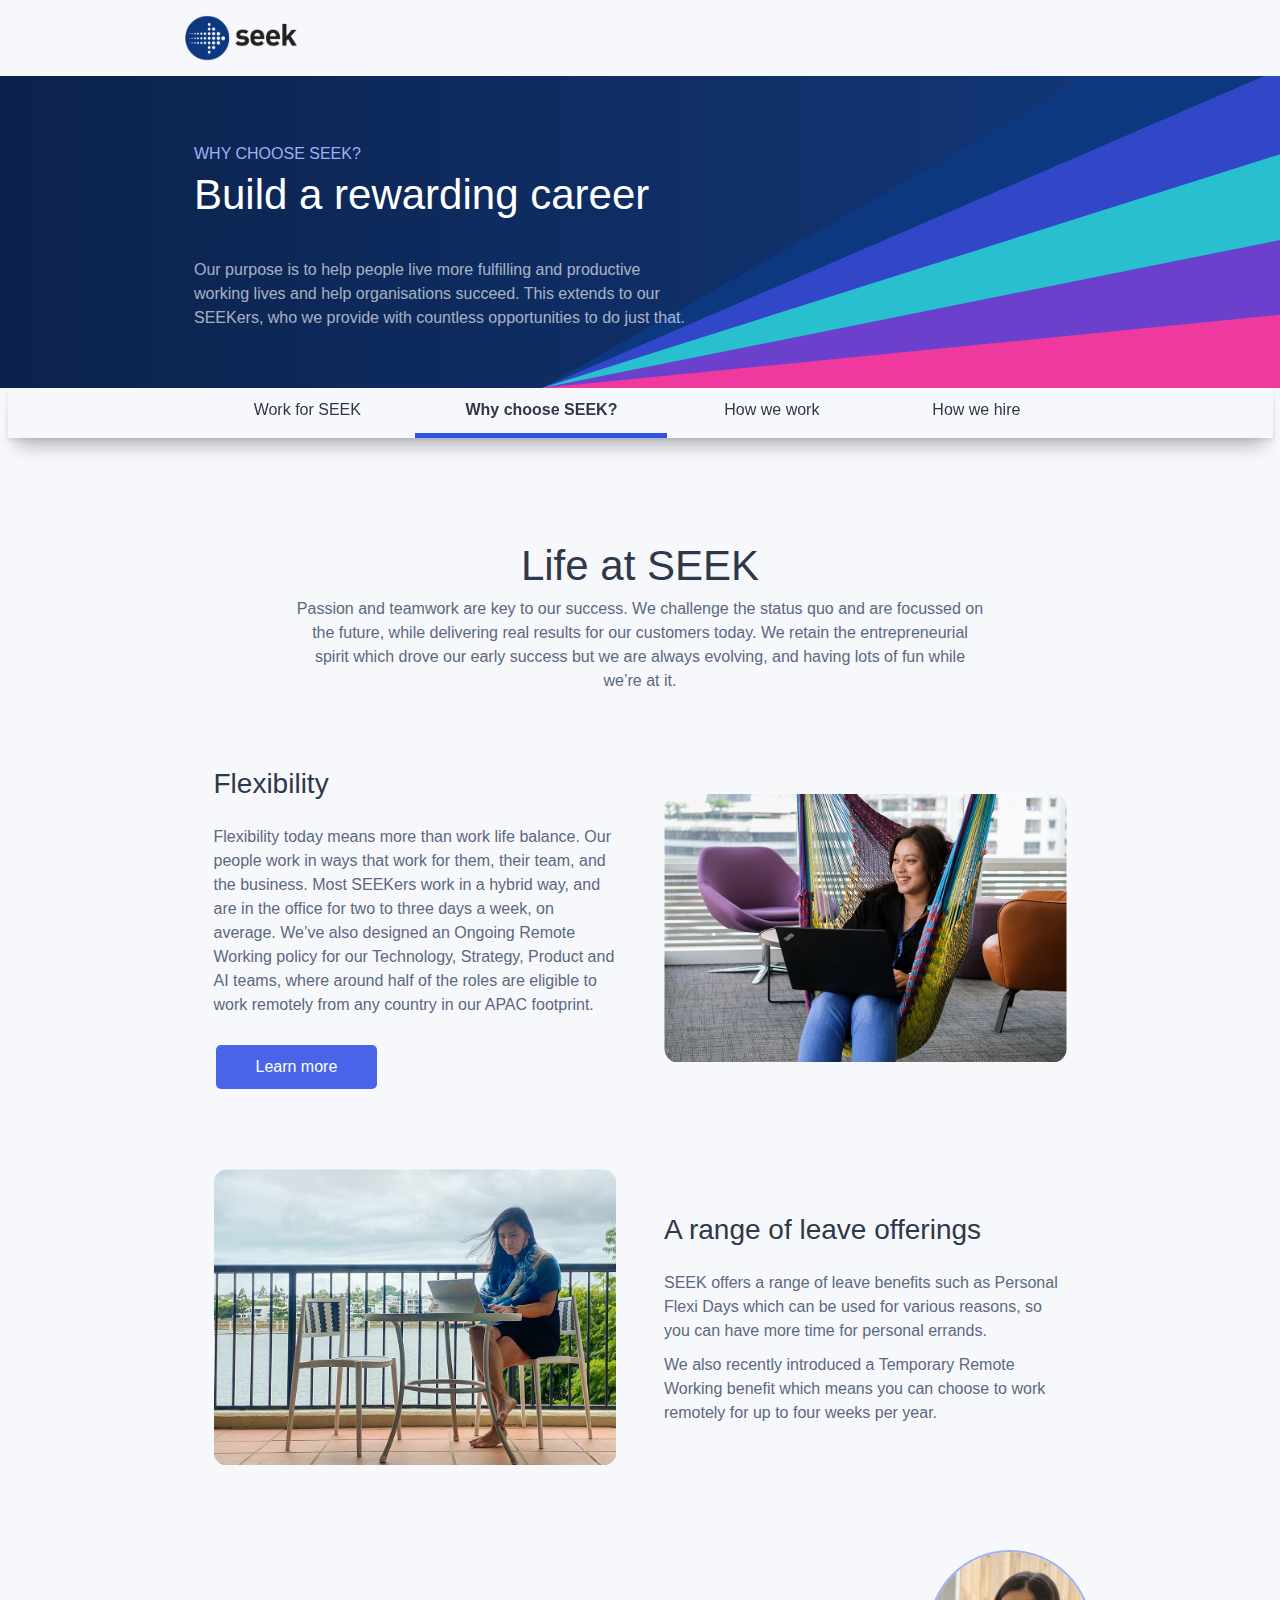
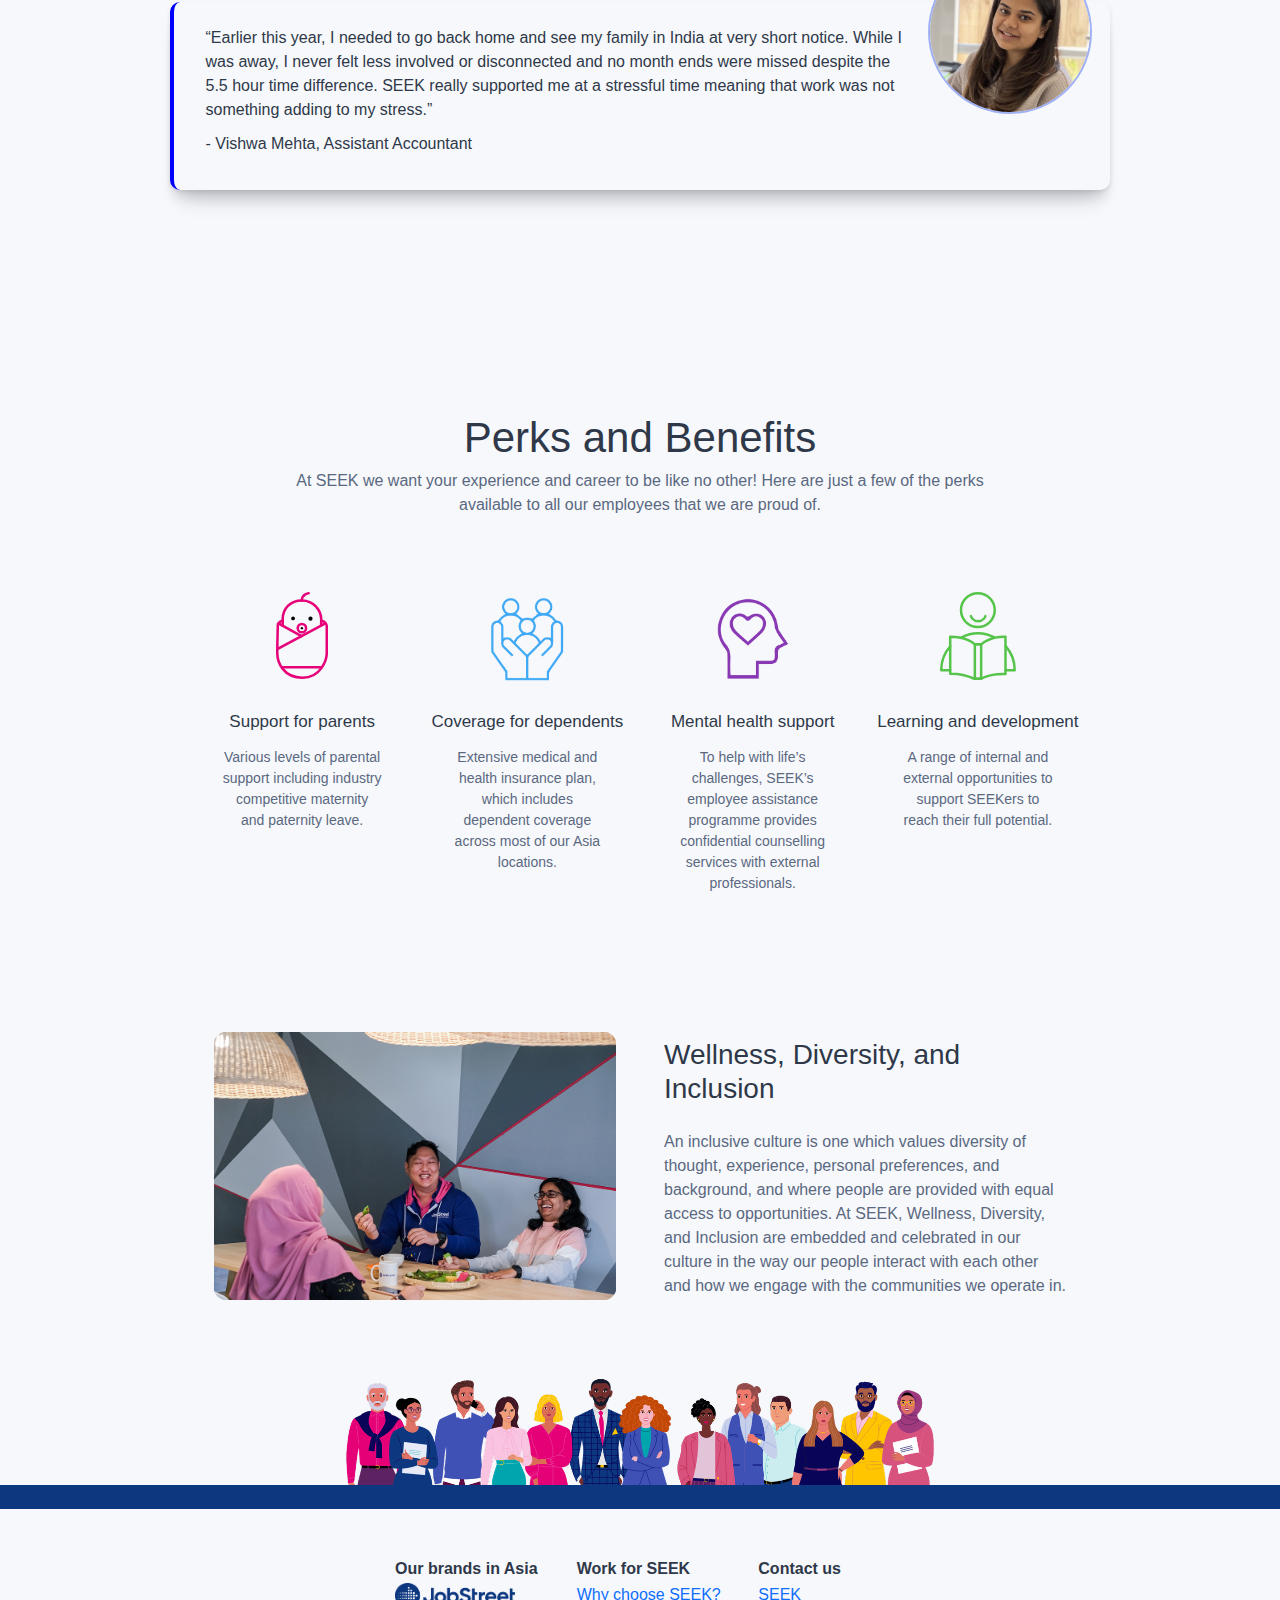
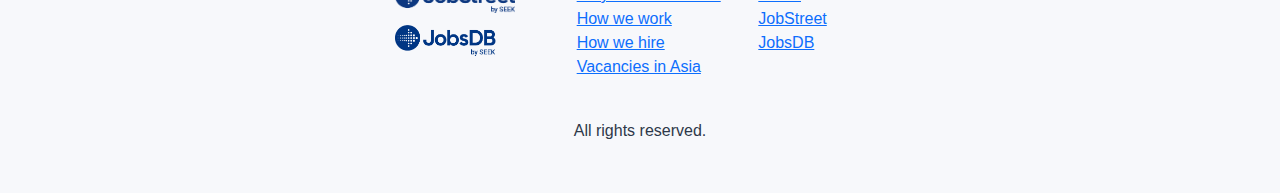
<file: why-choose-seek.html>
<!DOCTYPE html>
<html lang="en">
<head>
  <meta charset="utf-8">
  <title>SEEK Asia</title>
  <meta name="viewport" content="width=device-width, initial-scale=1">
  <meta name="description" content="An extension of SEEK, SEEK Asia combines the two giants in job portal brands, jobsDB and JobStreet, under one roof and helps improve the lives of millions across Asia through comprehensive platforms.">
  <meta name="keywords" content="seek asia, jobstreet, jobsdb, seek group, careers at seek asia, careers at jobstreet, careers at jobsdb">
  <link rel="shortcut icon" href="img/favicon.ico" type="image/x-icon">
  <noscript id="deferred-styles">
     <link rel="stylesheet" type="text/css" href="css/seekasia.css"/>
  </noscript>
  <style>
     html{font-family:sans-serif;-ms-text-size-adjust:100%;-webkit-text-size-adjust:100%}body{margin:0}header,section{display:block}a{background-color:transparent}strong{font-weight:700}h1{font-size:2em;margin:.67em 0}img{border:0}*{-webkit-box-sizing:border-box;-moz-box-sizing:border-box;box-sizing:border-box}*:before,*:after{-webkit-box-sizing:border-box;-moz-box-sizing:border-box;box-sizing:border-box}html{font-size:10px}body{font-family:"Helvetica Neue",Helvetica,Arial,sans-serif;font-size:14px;line-height:1.42857143;color:#333;background-color:#fff}a{color:#337ab7;text-decoration:none}img{vertical-align:middle}.img-responsive{display:block;max-width:100%;height:auto}h1,h2,h3{font-family:inherit;font-weight:500;line-height:1.1;color:inherit}h1,h2,h3{margin-top:20px;margin-bottom:10px}h1{font-size:36px}h2{font-size:30px}h3{font-size:24px}.text-center{text-align:center}.container{margin-right:auto;margin-left:auto;padding-left:15px;padding-right:15px}@media (min-width:768px){.container{width:750px}}@media (min-width:992px){.container{width:970px}}@media (min-width:1200px){.container{width:1170px}}.row{margin-left:-15px;margin-right:-15px}.col-md-8{position:relative;min-height:1px;padding-left:15px;padding-right:15px}@media (min-width:992px){.col-md-8{float:left}.col-md-8{width:66.66666667%}.col-md-offset-2{margin-left:16.66666667%}}.container:before,.container:after,.row:before,.row:after{content:" ";display:table}.container:after,.row:after{clear:both}@-ms-viewport{width:device-width}.visible-xs,.visible-sm,.visible-md,.visible-lg{display:none!important}@media (max-width:767px){.visible-xs{display:block!important}}@media (min-width:768px) and (max-width:991px){.visible-sm{display:block!important}}@media (min-width:992px) and (max-width:1199px){.visible-md{display:block!important}}@media (min-width:1200px){.visible-lg{display:block!important}}body{font-size:24px}.header-border{background:#0d3880;height:10px}.img-center{display:inline}a{color:#e60a7c;text-decoration:underline}@media (max-width:991px){header h1{font-size:36px;line-height:42px}}header .header-sub-title h3{line-height:32px;margin-bottom:20px}@media (max-width:991px){header .header-sub-title h3{font-size:21px;line-height:28px}}header img.img-center{margin:10px 0 20px;max-width:300px}@media (max-width:991px){header img.img-center{max-width:240px;margin:10px 0 10px}}@media (max-width:767px){header img.img-center{max-width:200px}}.section{padding:50px 0}.section h3{line-height:32px}@media (max-width:991px){.section h3{font-size:18px;line-height:24px}}.section-map{position:relative;height:100%;width:100%;color:white;background-color:#0d3880}.section-map .section-heading{position:absolute;top:30px;left:50%;margin-left:-90px;font-size:36px}@media (max-width:991px){.section-map .section-heading{margin-left:-75px;font-size:28px}}.section-map .about-text{position:absolute;top:30%;right:16%;width:370px;height:224px;font-size:24px;line-height:32px}@media (max-width:991px){.section-map .about-text{position:absolute;top:30%;right:10%;width:324px;height:120px;font-size:18px;line-height:24px}}@media (max-width:767px){.section-map .about-text{position:relative;top:0;left:0;width:100%;height:auto;text-align:center;padding:30px}}.section-map img{width:100%}
  </style>

    <link rel="stylesheet" href="css/bootstrap.min.css">
    <link rel="stylesheet" href="css/style.css">
</head>
<body>

    <section class="nav">
      <div class="container-fluid">
        <div class="container">
          <div class="row pt-4 pb-4">
            <div class="col-lg-12">
              <a href="index.html"><img src="img/SEEK logo.png" height="auto" width="112px" alt="" srcset=""></a>
            </div>
          </div>
        </div>

      </div>
    </section>

    <section class="topBanner">
      <div class="container-fluid tobBannerbg">
        <div class="container">
          <div class="row topBannerContent">
            <div class="topBannerInnerContent">
              <h5>WHY CHOOSE SEEK?</h5>

              <h1>Build a rewarding career</h1>
  
              <p>Our purpose is to help people live more fulfilling and productive working lives and help organisations succeed. This extends to our SEEKers, who we provide with countless opportunities to do just that.   </p>

            </div>
  
          </div>
        </div>
      </div>
    </section>
    
    <section class="navtab">
      <div class="container-fluid">
        <div class="row navtabContent">
          <div class="col-lg-12">
              <div class="list-x">
                <div class="item item1"><a href="work-for-seek.html">Work for SEEK</a></div>
                <div class="item item2 active"><a href="why-choose-seek.html">Why choose SEEK?</a></div>
                <div class="item item3"><a href="how-we-work.html">How we work</a></div>
                <div class="item item4"><a href="how-we-hire.html">How we hire</a></div>
              </div>
          </div>
        </div>
      </div>
    </section>

    <section class="content">
      <div class="container">
        <div class="row rowContentFormat">
          <div class="col-lg-12 colFormat">
            <div class="contentSize">
              <p class="bigTitle">Life at SEEK</p>
              <p class="smallTitles">Passion and teamwork are key to our success. We challenge the status quo and are focussed on the future, while delivering real results for our customers today. We retain the entrepreneurial spirit which drove our early success but we are always evolving, and having lots of fun while we’re at it.
              </p>
            </div>
             
         
          </div>
        </div>

        <div class="row rowContentFormat">
          <div class="col-sm-6 col-md-6 order-sm-1">
            <img src="img/Flexibility.jpg" class="w-100 d-block imgRightFormat" alt="" srcset="">
          </div>
          <div class="col-sm-6 col-md-6 order-sm-12 colDescriptionFormat">
            <h2>Flexibility</h2>
            <p>Flexibility today means more than work life balance. Our people work in ways that work for them, their team, and the business. Most SEEKers work in a hybrid way, and are in the office for two to three days a week, on average. We’ve also designed an Ongoing Remote Working policy for our Technology, Strategy, Product and AI teams, where around half of the roles are eligible to work remotely from any country in our APAC footprint.</p>
            <p class="learnMoreBtn"><button onclick="location.href='https://www.seek.com.au/about/news/flexibility-at-seek'" class="button standardBtn">Learn more</button></p>
          </div>
        </div>


        <div class="row rowContentFormat">
          <div class="col-sm-6 col-md-6 col-lg-6">
            <img src="img/A-range-of-leave-offerings.jpg" class="w-100 d-block imgLeftFormat" alt="" srcset="">
          </div>
          <div class="col-sm-6 col-md-6 col-lg-6 colDescriptionFormat">
            <h2>A range of leave offerings</h2>
            <p>SEEK offers a range of leave benefits such as Personal Flexi Days which can be used for various reasons, so you can have more time for personal errands.
            </p>
            <p>We also recently introduced a Temporary Remote Working benefit which means you can choose to work remotely for up to four weeks per year.
            </p>
          </div>
        </div>
      </div>

      <div class="container quoteOverallFormat">
        <div class="row quoteFormat">
          <div class="col-lg-12">
            <div class="quoteContentFormat">
              <p>“Earlier this year, I needed to go back home and see my family in India at very short notice. While I was away, I never felt less involved or disconnected and no month ends were missed despite the 5.5 hour time difference. SEEK really supported me at a stressful time meaning that work was not something adding to my stress.” </p>
              <p> - Vishwa Mehta, Assistant Accountant</p>
              <img src="img/Vishwa-Meta-Employee-Testimonial.jpg" alt="" srcset="">
            </div>
          </div>
    
        </div>
      </div>

            
      <div class="container">
        <div class="row rowContentFormat">
          <div class="col-lg-12 colFormat">
            <div class="contentSize">
              <p class="bigTitle">Perks and Benefits</p>
              <p class="smallTitles">At SEEK we want your experience and career to be like no other! Here are just a few of the perks available to all our employees that we are proud of.</p>
            </div>
          </div>
        </div>

        <div class="row rowContentFormat perkContentFormt">
          <div class="col-lg-3 perkFormat">
            <div class="perkImgFormat"><img src="img/perksFamily.svg" alt=""></div>
            <div>
              <h4>Support for parents</h4>
              <p>Various levels of parental support including industry competitive maternity and paternity leave.</p>
            </div>
          </div>

          <div class="col-lg-3 perkFormat">
            <div class="perkImgFormat"><img src="img/perksCoverage.png" width="80px" height="auto" alt=""></div>
            <div>
              <h4>Coverage for dependents</h4>
              <p>Extensive medical and health insurance plan, which includes dependent coverage across most of our Asia locations.</p>
            </div>
          </div>

          <div class="col-lg-3 perkFormat">
            <div class="perkImgFormat"><img src="img/perksMental.png" width="80px" height="auto" alt=""></div>
            <div> 
              <h4>Mental health support</h4>
              <p>To help with life’s challenges, SEEK’s employee assistance programme provides confidential counselling services with external professionals.</p>
            </div>
           
          </div>
      
    
          <div class="col-lg-3 perkFormat">
            <div class="perkImgFormat"><img src="img/perksLearning.svg" alt=""></div>
            <div>
              <h4>Learning and development</h4>
              <p>A range of internal and external opportunities to support SEEKers to reach their full potential.</p>
            </div>
          </div>
        </div>


        <div class="row rowContentFormat wellnessFormat">
          <div class="col-sm-6 col-md-6 col-lg-6">
            <img src="img/Wellness-Diversity-and-Inclusion.jpg" class="w-100 d-block imgLeftFormat" alt="" srcset="">
          </div>
          <div class="col-sm-6 col-md-6 col-lg-6 colDescriptionFormat">
            <h2>Wellness, Diversity, and Inclusion </h2>
            <p>An inclusive culture is one which values diversity of thought, experience, personal preferences, and background, and where people are provided with equal access to opportunities. At SEEK, Wellness, Diversity, and Inclusion are embedded and celebrated in our culture in the way our people interact with each other and how we engage with the communities we operate in.  </p>
          </div>
        </div>

      </div>

      <div class="bottomImageContent">
        <div>
          <div>
            <div class="bottomImage">
            </div>
          </div>
          <div>
            <div class="borderFormat">

            </div>
          </div>
        </div>
      </div>
      
      </section>
      
  
      <section class="footerArea">
        <div class="container footerContainer">
          <div class="row">
            <div class="col-sm-4 col-md-4 col-lg-4">
              <ul>
                <li><h3>Our brands in Asia</h3></li>
                <li><a href="https://www.jobstreet.com/" class="socialLinkFormat">
                  <div>
                    <img src="img/JobStreet.png" width="120px" height="auto" alt="" srcset="">
                  </div>
                </a>
                </li>
                <li><a href="https://www.jobsdb.com/" class="socialLinkFormat">
                  <div>
                    <img src="img/JobsDB.png" width="120px" height="auto" alt="" srcset="">
                  </div>
               </a>
                </li>
              </ul>
            </div>

            <div class="col-sm-4 col-md-4 col-lg-4">
              <ul>
                <li><h3>Work for SEEK</h3></li>
                <li><a href="why-choose-seek.html">Why choose SEEK?</a></li>
                <li><a href="how-we-work.html">How we work</a></li>
                <li><a href="how-we-hire.html">How we hire</a></li>
                <li><a href="https://www.jobstreet.com.my/en/job-search/jobs-at-seek-asia/">Vacancies in Asia</a></li>
              </ul>
            </div>

            <div class="col-sm-4 col-md-4 col-lg-4">
              <ul>
                <li><h3>Contact us</h3></li>
                <li><a href="https://www.seek.com.au/contact-us/">SEEK</a></li>
                <li><a href="https://www.jobstreet.com/about-us/contact-us-malaysia/">JobStreet</a></li>
                <li><a href="https://hk.jobsdb.com/en-hk/pages/regional-coverage/">JobsDB</a></li>
              </ul>
            </div>
      
     
          </div>
          <div class="row text-center">
            <div class="col-lg-12 pt-5">
              All rights reserved.
            </div>
          </div>
        </div>
    
    
      </section>


<script src="js/jquery-3.6.0.min.js"></script> 
<script src="js/bootstrap.min.js"></script>
      
</body>
</html>
</file>
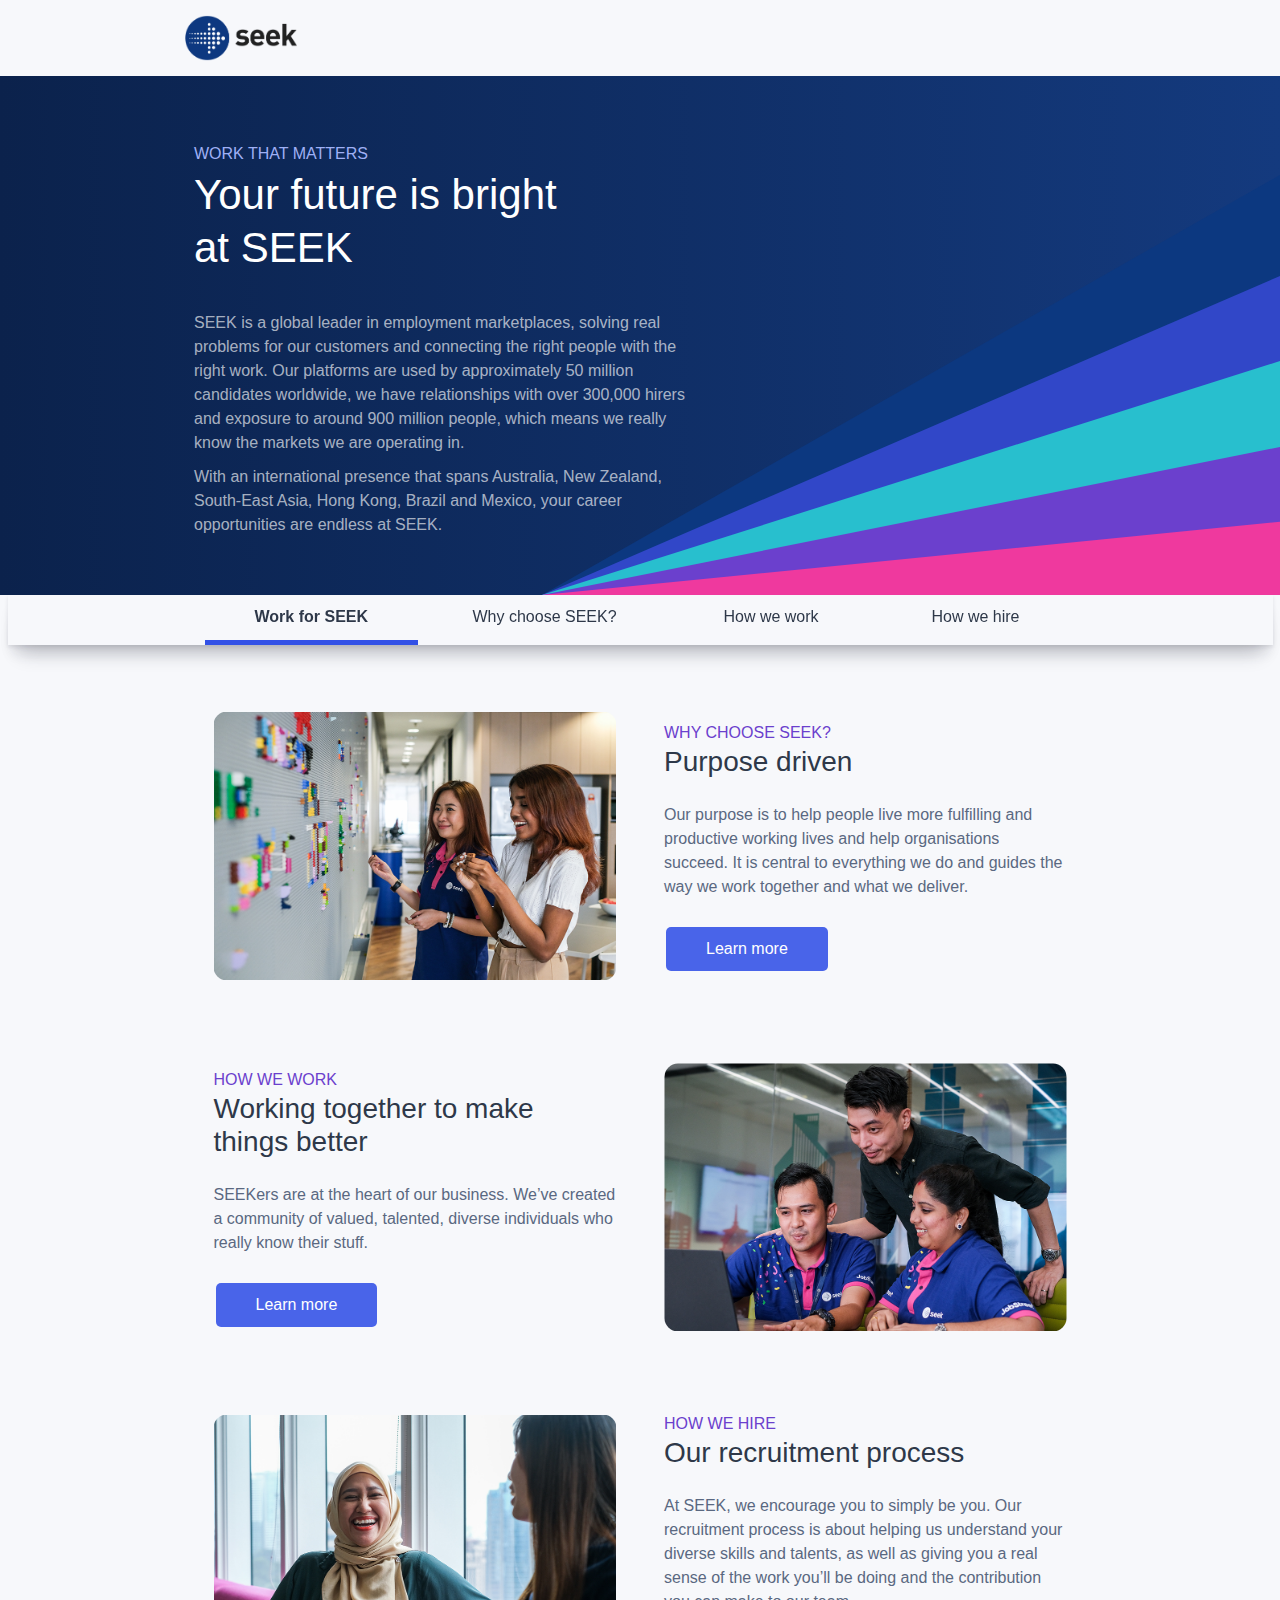
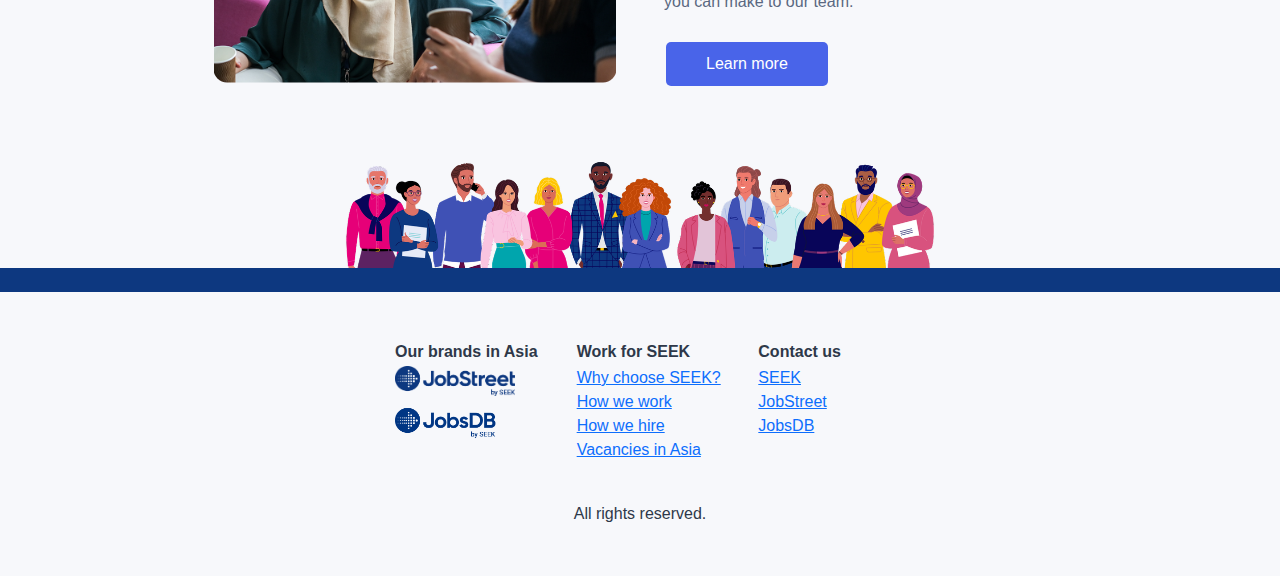
<file: work-for-seek.html>
<!DOCTYPE html>
<html lang="en">
<head>
  <meta charset="utf-8">
  <title>SEEK Asia</title>
  <meta name="viewport" content="width=device-width, initial-scale=1">
  <meta name="description" content="An extension of SEEK, SEEK Asia combines the two giants in job portal brands, jobsDB and JobStreet, under one roof and helps improve the lives of millions across Asia through comprehensive platforms.">
  <meta name="keywords" content="seek asia, jobstreet, jobsdb, seek group, careers at seek asia, careers at jobstreet, careers at jobsdb">
  <link rel="shortcut icon" href="img/favicon.ico" type="image/x-icon">
  <noscript id="deferred-styles">
     <link rel="stylesheet" type="text/css" href="css/seekasia.css"/>
  </noscript>
  <style>
     html{font-family:sans-serif;-ms-text-size-adjust:100%;-webkit-text-size-adjust:100%}body{margin:0}header,section{display:block}a{background-color:transparent}strong{font-weight:700}h1{font-size:2em;margin:.67em 0}img{border:0}*{-webkit-box-sizing:border-box;-moz-box-sizing:border-box;box-sizing:border-box}*:before,*:after{-webkit-box-sizing:border-box;-moz-box-sizing:border-box;box-sizing:border-box}html{font-size:10px}body{font-family:"Helvetica Neue",Helvetica,Arial,sans-serif;font-size:14px;line-height:1.42857143;color:#333;background-color:#fff}a{color:#337ab7;text-decoration:none}img{vertical-align:middle}.img-responsive{display:block;max-width:100%;height:auto}h1,h2,h3{font-family:inherit;font-weight:500;line-height:1.1;color:inherit}h1,h2,h3{margin-top:20px;margin-bottom:10px}h1{font-size:36px}h2{font-size:30px}h3{font-size:24px}.text-center{text-align:center}.container{margin-right:auto;margin-left:auto;padding-left:15px;padding-right:15px}@media (min-width:768px){.container{width:750px}}@media (min-width:992px){.container{width:970px}}@media (min-width:1200px){.container{width:1170px}}.row{margin-left:-15px;margin-right:-15px}.col-md-8{position:relative;min-height:1px;padding-left:15px;padding-right:15px}@media (min-width:992px){.col-md-8{float:left}.col-md-8{width:66.66666667%}.col-md-offset-2{margin-left:16.66666667%}}.container:before,.container:after,.row:before,.row:after{content:" ";display:table}.container:after,.row:after{clear:both}@-ms-viewport{width:device-width}.visible-xs,.visible-sm,.visible-md,.visible-lg{display:none!important}@media (max-width:767px){.visible-xs{display:block!important}}@media (min-width:768px) and (max-width:991px){.visible-sm{display:block!important}}@media (min-width:992px) and (max-width:1199px){.visible-md{display:block!important}}@media (min-width:1200px){.visible-lg{display:block!important}}body{font-size:24px}.header-border{background:#0d3880;height:10px}.img-center{display:inline}a{color:#e60a7c;text-decoration:underline}@media (max-width:991px){header h1{font-size:36px;line-height:42px}}header .header-sub-title h3{line-height:32px;margin-bottom:20px}@media (max-width:991px){header .header-sub-title h3{font-size:21px;line-height:28px}}header img.img-center{margin:10px 0 20px;max-width:300px}@media (max-width:991px){header img.img-center{max-width:240px;margin:10px 0 10px}}@media (max-width:767px){header img.img-center{max-width:200px}}.section{padding:50px 0}.section h3{line-height:32px}@media (max-width:991px){.section h3{font-size:18px;line-height:24px}}.section-map{position:relative;height:100%;width:100%;color:white;background-color:#0d3880}.section-map .section-heading{position:absolute;top:30px;left:50%;margin-left:-90px;font-size:36px}@media (max-width:991px){.section-map .section-heading{margin-left:-75px;font-size:28px}}.section-map .about-text{position:absolute;top:30%;right:16%;width:370px;height:224px;font-size:24px;line-height:32px}@media (max-width:991px){.section-map .about-text{position:absolute;top:30%;right:10%;width:324px;height:120px;font-size:18px;line-height:24px}}@media (max-width:767px){.section-map .about-text{position:relative;top:0;left:0;width:100%;height:auto;text-align:center;padding:30px}}.section-map img{width:100%}
  </style>

<link rel="stylesheet" href="https://cdnjs.cloudflare.com/ajax/libs/font-awesome/4.7.0/css/font-awesome.min.css">

    <link rel="stylesheet" href="css/bootstrap.min.css">
    <link rel="stylesheet" href="css/style.css">
</head>
<body>

  <!-- <div class="header-border"></div> -->

    <!-- <section class="topbar">
        <div class="container topbarLinks">
           <ul>
            <li>
                <a href="http://">Jobs</a>
            </li>
            <li>
                <a href="http://">Courses</a>
            </li>
            <li>
                <a href="http://">Businesses for sale</a>
            </li>
            <li>
                <a href="http://">Volunteering</a>
            </li>
           </ul>
        </div>
    </section> -->

    <section class="nav">
      <div class="container-fluid">
        <div class="container">
          <div class="row pt-4 pb-4">
            <div class="col-lg-12">
              <a href="index.html"><img src="img/SEEK logo.png" height="auto" width="112px" alt="" srcset=""></a>
            </div>
          </div>
        </div>

      </div>
    </section>

    <section class="topBanner">
      <div class="container-fluid tobBannerbg">
        <div class="container">
          <div class="row topBannerContent">
            <div class="topBannerInnerContent">
              <h5>WORK THAT MATTERS</h5>

              <h1>Your future is bright <br> at SEEK</h1>
  
              <p>SEEK is a global leader in employment marketplaces, solving real problems for our customers and connecting the right people with the right work. Our platforms are used by approximately 50 million candidates worldwide, we have relationships with over 300,000 hirers and exposure to around 900 million people, which means we really know the markets we are operating in. </p>
  
              <p>With an international presence that spans Australia, New Zealand, South-East Asia, Hong Kong, Brazil and Mexico, your career opportunities are endless at SEEK.</p>
            </div>
  
          </div>
        </div>
      </div>
    </section>
    
    <section class="navtab">
      <div class="container-fluid">
        <div class="row navtabContent">
          <div class="col-lg-12">
              <div class="list-x">
                <div class="item item1 active"><a href="work-for-seek.html">Work for SEEK</a></div>
                <div class="item item2"><a href="why-choose-seek.html">Why choose SEEK?</a></div>
                <div class="item item3"><a href="how-we-work.html">How we work</a></div>
                <div class="item item4"><a href="how-we-hire.html">How we hire</a></div>
              </div>
          </div>
        </div>
      </div>
    </section>

    <section class="content">
      <div class="container">
        <div class="row rowContentFormat">
          <div class="col-sm-6 col-md-6 col-lg-6">
            <img src="img/Why-Choose-SEEK.jpg" class="w-100 d-block imgLeftFormat" alt="" srcset="">
          </div>
          <div class="col-sm-6 col-md-6 col-lg-6 colDescriptionFormat">
            <p class="topTitle">WHY CHOOSE SEEK?</p>
            <h2 class="secondTitle">Purpose driven</h2>
            <p class="contentDescription">Our purpose is to help people live more fulfilling and productive working lives and help organisations succeed. It is central to everything we do and guides the way we work together and what we deliver.</p>
            <p class="learnMoreBtn"><button onclick="location.href='why-choose-seek.html'" class="button standardBtn">Learn more</button></p>
          </div>
        </div>

        <div class="row rowContentFormat">
          <div class="col-sm-6 col-md-6 order-sm-1">
            <img src="img/How-We-Work.jpg" class="w-100 d-block imgRightFormat" alt="" srcset="">
          </div>
          <div class="col-sm-6 col-md-6 order-sm-12 colDescriptionFormat">
            <p class="topTitle">HOW WE WORK</p>
            <h2 class="secondTitle">Working together to make things better  </h2>
            <p class="contentDescription">SEEKers are at the heart of our business. We’ve created a community of valued, talented, diverse individuals who really know their stuff.</p>
            <p class="learnMoreBtn"><button onclick="location.href='how-we-work.html'" class="button standardBtn">Learn more</button></p>
          </div>
        </div>

        <div class="row rowContentFormat">
          <div class="col-sm-6 col-md-6 col-lg-6">
            <img src="img/How-We-Hire.jpg" class="w-100 d-block imgLeftFormat " alt="" srcset="">
          </div>
          <div class="col-sm-6 col-md-6 col-lg-6 colDescriptionFormat">
            <p class="topTitle">HOW WE HIRE</p>
            <h2 class="secondTitle">Our recruitment process</h2>
            <p class="contentDescription">At SEEK, we encourage you to simply be you. Our recruitment process is about helping us understand your diverse skills and talents, as well as giving you a real sense of the work you’ll be doing and the contribution you can make to our team.</p>
            <p class="learnMoreBtn"><button onclick="location.href='how-we-hire.html'" class="button standardBtn">Learn more</button></p>
          </div>
        </div>
      </div>

      <div class="bottomImageContent">
        <div>
          <div>
            <div class="bottomImage">
            </div>
          </div>
          <div>
            <div class="borderFormat">

            </div>
          </div>
        </div>
      </div>
  
      </section>
      
  
      <section class="footerArea">
        <div class="container footerContainer">
          <div class="row">
            <div class="col-sm-4 col-md-4 col-lg-4">
              <ul>
                <li><h3>Our brands in Asia</h3></li>
                <li><a href="https://www.jobstreet.com/" class="socialLinkFormat">
                  <div>
                    <img src="img/JobStreet.png" width="120px" height="auto" alt="" srcset="">
                  </div>
                </a>
                </li>
                <li><a href="https://www.jobsdb.com/" class="socialLinkFormat">
                  <div>
                    <img src="img/JobsDB.png" width="120px" height="auto" alt="" srcset="">
                  </div>
               </a>
                </li>
              </ul>
            </div>

            <div class="col-sm-4 col-md-4 col-lg-4">
              <ul>
                <li><h3>Work for SEEK</h3></li>
                <li><a href="why-choose-seek.html">Why choose SEEK?</a></li>
                <li><a href="how-we-work.html">How we work</a></li>
                <li><a href="how-we-hire.html">How we hire</a></li>
                <li><a href="https://www.jobstreet.com.my/en/job-search/jobs-at-seek-asia/">Vacancies in Asia</a></li>
              </ul>
            </div>

            <div class="col-sm-4 col-md-4 col-lg-4">
              <ul>
                <li><h3>Contact us</h3></li>
                <li><a href="https://www.seek.com.au/contact-us/">SEEK</a></li>
                <li><a href="https://www.jobstreet.com/about-us/contact-us-malaysia/">JobStreet</a></li>
                <li><a href="https://hk.jobsdb.com/en-hk/pages/regional-coverage/">JobsDB</a></li>
              </ul>
            </div>
      
     
          </div>
          <div class="row text-center">
            <div class="col-lg-12 pt-5">
              All rights reserved.
            </div>
          </div>
        </div>
    
    
      </section>


<script src="js/jquery-3.6.0.min.js"></script> 
<script src="js/bootstrap.min.js"></script>
      
</body>
</html>
</file>
<file: css/style.css>
body {
    margin: 0 !important;
    padding: 0 !important;
    font-size: 24px;
    font-family: Roboto,"Helvetica Neue",HelveticaNeue,Helvetica,Arial,sans-serif;
    line-height: 1.5;
    color: #2E3849;
    background-color: #F7F8FB;
    font-size: 16px;
  }

  header.section.top-section {
    padding-top: 6px;
}

  .row {
    margin-left: 0px !important;
    margin-right: 0px !important;
}

  .container {
    max-width: 940px;
}

.col-lg-3.iconFormat h4 {
    color: #2E3849;
    font-size: 18px;
}

.container.navContainerFormat {
    display: block;
    text-align: end;
}

ul.navbar-nav.me-auto.mb-2.mb-lg-0 .nav-item {
    font-size: 16px;
    padding: 0 0px !important;
}

.row.seekAsiaContentFormat {
    justify-content: center;
    color: #fff;
    padding: 15rem 2rem;
}

#overlay {
    position: relative; 
    display: block; 
    width: 100%;
    height: 100%; 
    top: 0;
    left: 0;
    right: 0;
    bottom: 0;
    background-color: rgba(0,0,0,0.5); 
    z-index: 2; 
  }

/*Topbar Format*/
section.topBanner .topBannerbg {
    position: absolute;
    bottom: 0px;
    right: 0px;
    z-index: 0;
}

.topBannerbg img {
    max-width: 420px;
}

.container.topbarLinks ul {
    margin-bottom: 1px;
}

section.topbar {
    background-color: #2E3849;
}

section.topbar a {
    color: #2E3849;
    text-decoration: none;
}
.container.topbarLinks {
    text-align-last: center;
}

.container.topbarLinks ul {
    display: block;
    list-style: none;
}

.container.topbarLinks ul li {
    display: inline-block;
    font-size: 12px;
    padding: 0rem 1rem;
}
/*End Topbar Format*/


/*Navbar Format*/
/* .navbar-brand {
    float: left;
    padding: 2px 0px !important;
    font-size: 18px;
    line-height: 20px;
    height: 50px;
}

ul.navbar-nav.me-auto.mb-2.mb-lg-0 .nav-item {
    font-size: 16px;
    padding: 0 10px;
} */

/* nav {
    float: right;
  } */

  nav ul li a:hover, nav ul li a:focus {
    color: #463f3f !important;
    font-weight: 700;
    text-decoration: none !important;
}
  
  ul.nav-list {
      font-size: 16px;
  }

  nav ul {
    list-style: none;
    margin: 0;
    padding: 0;
  }
  nav ul li {
    float: left;
    position: relative;
  }
  nav ul li a {
    display: block;
    position: relative;
    padding: 0 50px 0;
    line-height: 75px;
    background: #ffffff;
    color: #463f3f;
    text-decoration: none !important;
    transition: 300ms;
  }

  nav ul li a::after {
    content: '';
    position: absolute;
    bottom: 0;
    left: 25%;
    width: 50%;
    height: 5px;
    background-color: #3251e6;
    opacity: 0;
    transition: opacity 300ms, transform 300ms;
  }
  
  nav ul li a:hover::after,
  nav ul li a:focus::after {
    opacity: 1;
    transform: translate3d(0, -0.2em, 0);
}

  /* nav ul li a:hover {
    font-size: 16px;
    text-decoration: underline !important;
    text-decoration-color: #3251e6 !important ;
    text-underline-offset: 3rem;
    text-decoration-thickness: 5px !important; 
    text-decoration: none;
    font-weight: 700;
    color: #463f3f;
    -webkit-transition: 0.1s ease-in-out 0s;
  } */

  nav ul li a:not(:only-child):after {
    padding-left: 4px;
    content: '▾';
  }
  nav ul li ul li {
    min-width: 190px;
  }
  nav ul li ul li a {
    padding: 15px;
    line-height: 20px;
  }
  
  .nav-dropdown {
    position: absolute;
    z-index: 1;
    box-shadow: 0 3px 12px rgba(0, 0, 0, 0.15);
    display: none;
  }
  
  .nav-mobile {
    display: none;
    position: absolute;
    top: 0;
    right: 0;
    background: #fff;
    height: 70px;
    width: 16rem;
  }
  
  .nav-mobile a {
      text-decoration: none;
      color: #333333;
  }
  
  @media only screen and (max-width: 800px) {
    .nav-mobile {
      display: block;
    }
  
    nav {
      width: 100%;
      padding: 70px 0 15px;
    }
    nav ul {
      display: none;
    }
    nav ul li {
      float: none;
    }
    nav ul li a {
      padding: 10px 20px;
      line-height: 20px;
    }
    nav ul li ul li a {
      padding-left: 30px;
    }
  }
  #nav-toggle {
    position: absolute;
    font-size: 16px;
    right: 30px;
    top: 24px;
    cursor: pointer;
    padding: 4px;
  }
  #nav-toggle span,
  #nav-toggle span:before {
    cursor: pointer;
    border-radius: 1px;
    /* height: 5px; */
    width: 10px;
    background: #463f3f;
    position: absolute;
    display: block;
    content: '';
    transition: all 300ms ease-in-out;
  }
  
  #nav-toggle span:after {
    cursor: pointer;
    border-radius: 1px;
    /* height: 5px; */
    width: 10px;
    background: #463f3f;
    position: absolute;
    display: block;
    content: '';
    transition: all 300ms ease-in-out;
  }
  
  #nav-toggle span:before {
    top: 0px;
    left: 20px;
  }
  #nav-toggle span:after {
    bottom: 0px;
  }
  #nav-toggle.active span {
    background-color: transparent;
  }
  #nav-toggle.active span:before, #nav-toggle.active span:after {
    top: 0;
  }
  #nav-toggle.active span:before {
    transform: rotate(315deg);
  }
  #nav-toggle.active span:after {
    transform: rotate(225deg);
  }
  
  @media screen and (min-width: 800px) {
    .nav-list {
      display: block !important;
    }
  }
  
  .navigation {
    height: 70px;
    background: #ffffff;
  }
  
  .nav-container {
    max-width: 1000px;
    margin: 0 auto;
  }
  
  .brand {
    position: relative;
    padding-left: 45px;
    float: left;
    line-height: 70px;
    text-transform: uppercase;
    font-size: 1.4em;
  }
  .brand a,
  .brand a:visited {
    color: #463f3f;
    text-decoration: none;
  }

/*End Navbar Format*/

/*Navigation Slider*/
.container .list-x {
    text-align: center;
}

.list-x {
    position: relative;
    width: 100%;
    /* overflow-x: scroll; */
    overflow-y: hidden;
    white-space: nowrap;
    transition: all 0.2s;
    will-change: transform;
    user-select: none;
    cursor: pointer;
  }
  
  .list-x.active {
    background: rgba(255, 255, 255, 0.3);
    cursor: grabbing;
    cursor: -webkit-grabbing;
  }
  
  .item {
    display: inline-block;
    min-height: 50px;
    min-width: 200px;
    padding-top: 5px;
    -webkit-transition: 0.1s ease-in-out 0s;
    -moz-transition: 0.1s ease-in-out 0s;
    -o-transition: 0.1s ease-in-out 0s;
}

.item a {
    text-decoration: none;
}
  
  .list-x.active .item {
    -webkit-box-shadow: inset 0px 0px 12px -2px rgba(0, 0, 0, 0.75);
    -moz-box-shadow: inset 0px 0px 12px -2px rgba(0, 0, 0, 0.75);
    box-shadow: inset 0px 0px 12px -2px rgba(0, 0, 0, 0.75);
  }

  .row.navtabContent {
    text-align: center;
}

.row.navtabContent .col-lg-12 {
    box-shadow: 0 2px 4px 0px rgb(28 34 48 / 10%), 0 12px 12px -4px rgb(28 34 48 / 10%), 0 20px 20px -12px rgb(28 34 48 / 20%);
}

.item a {
    vertical-align: -webkit-baseline-middle;
}

.list-x .item {
    font-size: 16px;
}

.list-x .item a {
    color: #2E3849;
    padding: 2rem 5rem;
}

.item.active {
    border-bottom: 5px solid #3251e6;
    font-weight: 700;
}

.item:hover{
    border-bottom: 5px solid #2E3849;
}
  
/*End Navigation Slider*/


/*Index*/



.col-md-12.header-sub-title {
    max-width: 700px;
}

.container-fluid.text-center.bannerHero {
    background-image: url(../img/home-page-banner.jpg);
    background-size: cover;
    padding-left: 0px;
    padding-right: 0px;
    background-position: center;
}

p.globalTitle {
    margin: 0px;
}

.col-lg-12.joinusFormat p:nth-child(2) {
    margin-top: 4rem;
}

.learnMoreBtn {
    padding: 14px 0 0 0;
}

button.button.joinusbtn {
    padding: 1rem 4rem;
}

button.button.learnMoreAboutSeek {
    padding: 1rem 4rem;
}

button.button.standardBtn {
    padding: 1rem 4rem;
}

button.button.standardBtn.openRolesBtn {
    padding: 1rem;
    width: 178px;
}

.button {
    border: none;
    border-radius: 5px;
    color: white;
    padding: 16px;
    text-align: center;
    text-decoration: none;
    display: inline-block;
    font-size: 16px;
    margin: 4px 2px;
    transition-duration: 0.4s;
    cursor: pointer;
  }
  
  .joinusbtn {
     background-color: #4964e9;
    color: #fff; 
  }
  
  .joinusbtn:hover {
     background-color: #5975ff;
    color: white;
  }
  
  .joinusbtn:active{
     transform: scale(0.90);
  }

  .learnMoreAboutSeek {
     background-color: #4964e9;
    color: #fff; 
  }
  
  .learnMoreAboutSeek:hover {
     background-color: #5975ff;
    color: white;
  }
  
  .learnMoreAboutSeek:active{
     transform: scale(0.90);
  }

  .standardBtn {
     background-color: #4964e9;
    color: #fff; 
  }
  
  .standardBtn:hover {
     background-color: #5975ff;
    color: white;
  }
  
  .standardBtn:active{
     transform: scale(0.90);
  }


.col-lg-12.joinusFormat {
    text-align: -webkit-center;
}

.container.globalReachContent {
    max-width: fit-content;
}

.row.firstrow {
    border-bottom: 1px solid;
    border-bottom-style: dashed;
}

.row.midrow h1 {
    font-size: 17rem;
}

.row.midrow img {
    width: 12rem;
    height: auto;
}
.row.midrow {
    align-items: center;
}

.row.lastrow {
    background-color: #ef399e;
    color: #fff;
}
/*End Index*/

/*Content*/
.imageFormat img {
    width: 100px;
    height: auto;
}

.col-sm-6.col-md-6.col-lg-6.colDescriptionFormat p:nth-child(2) {
    padding: 24px 0 0 0;
}

.row.rowContentFormat h2 {
    font-size: 21px;
}

.wrapperContent {
    width: 100%;
}

.iconDescription h4 {
    font-size: 18px;
    font-weight: 500;
}

.iconDescription p {
    font-size: 14px;
    font-weight: 400;
}

.row.iconOverallFormat {
    align-items: center;
    text-align: center;
    padding: 50px 0 0 0;
}

.row.rowContentFormat .col-sm-6.col-md-6.col-lg-6 {
    align-self: center;
}

.row.rowContentFormat .col-sm-6.col-md-6.order-sm-1 {
    align-self: center;
}

.row.rowContentFormat.openRowContentFormat {
    padding: 20px 0 0 0;
    justify-content: center;
}

.col-lg-4.openRolesColFormat a {
    color: #fff;
    text-decoration: none;
}

.container.viewOpenRolesFormat {
    max-width: 600px;
}

.row.rowContentFormat.viewOpenRolesFormat {
    padding: 32px 0px 0px 0px;
}

.container.footerContainer h3 {
    font-size: 16px;
    font-weight: bold;
}

img.w-100.d-block.imgLeftFormat {
    padding: 16.5px;
    border-radius: 3rem;
}

img.w-100.d-block.imgRightFormat {
    padding: 16.5px;
    border-radius: 3rem;
}

.col-sm-6.col-md-6.order-sm-12.colDescriptionFormat h2 {
    padding: 0px;
    color: #2E3849;
}

p.topTitle {
    color: #6b40cd;
    margin: 0;
}

.colDescriptionFormat {
    align-self: center;
    padding: 14px 24px 0px 24px;
}

.row.rowContentFormat {
    padding: 50px 12px 0px 12px ;
    color: #5A6881;
}

.topBanner {
    position: relative;
    height: 100%;
    width: 100%;
    color: #fff;
    background: linear-gradient(90deg,#0b224c,#143a7e);
}


.topBannerInnerContent {
    position: relative;
    margin-left: calc(15px * -1);
    z-index: 1;
}

.topBannerInnerContent p:nth-child(3) {
    padding-top: 32px;
}

.topBannerInnerContent h5 {
    color: #9fb0f5;;
}

.col-lg-12.colContentFormat {
    text-align: -webkit-center;
}

.bottomImageContent {
    padding-top:48px;
}

.bottomImage {
    background-image: url(../img/people_illustration.png); 
    background-position: 50% 0; 
    background-repeat: no-repeat; 
    background-size: 600px; 
    height: 120px;
}

.borderFormat{
   background-color:#0d3880; 
   padding:12px 0px;
}

.contentSize {
    max-width: 660px;
}

p.bigTitle {
    font-size: 42px;
    text-align: center;
    color: #2E3849;
    font-weight: 500;
}

.col-lg-12.colFormat {
    text-align: -webkit-center;
}

.quoteFormat{
    position: relative;
    border-left: 4px solid blue;
    box-shadow: 0 2px 4px 0px rgb(28 34 48 / 10%), 0 12px 12px -4px rgb(28 34 48 / 10%), 0 20px 20px -12px rgb(28 34 48 / 20%);
    border-radius: 1rem;
    margin: 24px;
}

.quoteContentFormat{
    padding: 24px;
}

.col-lg-3.perkFormat {
    text-align: center;
    padding: 15px 9px;
}


.col-lg-3.perkFormat p {
    font-size: 14px;
}


.perkImgFormat {
    height: 120px;
    width: auto;
}

.col-lg-3.perkFormat h4 {
    font-size: 17px;
    color: #2E3849;
}

.iconFormat h4 {
    font-size: 18px;
}

.iconFormat {
    text-align: center;
    padding: 0px 16px;
}

.iconImgFormat {
    height: 120px;
}

.colDescriptionFormat h2 {
    font-size: 28px;
    padding: 24px 0px 0px;
    color: #2E3849;
}


.row.timelineFormat {
    justify-content: center;
 }

 .timelineColumnFormat{
   max-width: 660px;
 }

 .timelineOverall{
   padding-top: 32px;
 }

 .timelineContent{
   display: flex;
   padding-bottom: 40px;
   position: relative;
 }

 .timelineContent:before{
   background-color:#4964e9;
   border-radius: 50%;
   content: "";
   flex: 0 0 20px;
   height: 20px;
   margin-right: 30px;
   position: relative;
   width: 20px;
   z-index: 1;
 }

 .timelineContent:after{
   border-left: 2px dashed #e1e1e1;
   content: "";
   display: block;
   height: 100%;
   left: 9px;
   position: absolute;
   top: 2px;
   width: 2px;
   z-index: 0;
 }

 .dashLineRemove:after {
     display: none!important;
 }

 .timelineContentDescription2 {
     padding-top: 20px;
     color: #5A6881;
 }

 .col-lg-4.opportunitiesFormat p {
    background-color: #fff;
    padding: 1rem;
    text-align: center;
    border-radius: 4px;
}

div#myFooterContainer {
    display: none;
}

div#myFooterContainer ul {
    list-style: none;
    padding: 0px;
}

div#myFooterContainer ul li {
    padding: 10px 0rem;
}

.copyrightFormat {
    align-self: center;
}

.row.footerRowFormat {
    float: right;
}
.col-lg-12.footerFormat {
    display: flex;
}

button.toggle-btn {
    background: transparent;
    border: none;
    width: 155px;
    top: 2px;
}

p.footerTitle {
    font-weight: bold;
}

li.sub-menu a {
    text-decoration: none;
    color: #5B6881;
}

ul#sub-menu-show li {
    margin: 0rem 1rem;
}

.container.quoteOverallFormat {
    padding: 9.6rem 0rem;
}

.col-sm-6.col-md-6.col-lg-6.videoPlayerContent {
    align-self: center;
}
/*End Content*/

/* Footer Menu */
.container.footerContainer {
    max-width: 560px;
}
section.footerArea {
    padding: 50px;
}

section.footerArea .container ul li {
    list-style: none;
}

a.socialLinkFormat {
    text-decoration: none;
    display: flex;
    align-items: center;
}

a.socialLinkFormat span {
    text-decoration: underline;
    padding: 0rem 1rem;
}
/* End Footer Menu */


@media only screen and (min-width:320px){
    h2.section-heading-format {
        position: absolute;
        font-size: 28px;
        top: 5%;
        left: 50%;
        transform: translate(-50%, -50%);
        width: 100%;
        text-align:center;
    }
    
    .wrapper{
        display: block;
        text-align: center;
        padding: 5rem 2rem;
      }

        .iconDescription {
            padding: 3rem 0rem;
        }

    .row.timelineFormat {
        justify-content: center;
        padding: 0rem 2rem;
    }

    .topBannerInnerContent {
        padding-right: 0rem !important;
    }

    /* .iconContent h4, p {
        padding: 0px 0px 0px 0px;
    } */

    .row.rowContentFormat.wellnessFormat {
        padding-top: 96px;
    }

    .col-lg-3.perkFormat div p:nth-child(2) {
        padding: 10px 24px 0px;
    }

    /* .col-sm-6.col-md-6.col-lg-6.colDescriptionFormat p {
        padding: 24px 0px 0px;
    } */

    .col-sm-6.col-md-6.order-sm-12.colDescriptionFormat p:nth-child(2) {
        padding: 24px 0px 0px;
    }

    .contentSize {
        max-width: 700px;
        padding: 0px 5px;
    }

    p.smallTitles {
        padding: 0px 0px 0px;
    }
    p.bigTitle {
        padding-top: 46px;
        font-size: 28px;
        text-align: center;
        color: #2E3849;
        font-weight: 500;
        margin: 0px;
    }

    p.contentDescription {
        padding: 24px 0px 0px;
    }
    
    .colDescriptionFormat h2 {
        font-size: 21px;
        padding: 0px 0px 0px;
        color: #2E3849;
        margin: 0px;
    }

    .topBannerInnerContent p {
        color: rgba(255,255,255,0.65);;
        font-weight: 200 !important;
    }

    .topBannerInnerContent h5 {
        padding-top: 20px;
        font-size: 16px;
        font-weight: 400;
    }

    .col-lg-12.joinusFormat p:nth-child(1) {
        font-size: 18px;
        line-height: 24px;
    }

    .col-lg-12.footerFormat {
        display: flex;
        font-size: 12px;
    }

    .quoteContentFormat img {
        position: absolute;
        height: 95px;
        right: 12rem;
        bottom: -7rem;
        width: 95px;
        border-radius: 25rem;
        box-shadow: 0 0 0 2px #9fb0f5;
    }

    .container.globalOverallFormat .row {
        margin: 0px;
        padding: 0px;
    }

    .container.globalOverallFormat {
        text-align-last: center;
    }

    .row.midrow p {
        font-size: 5.5rem;
        font-weight: bold;
        margin: 0px;
    }

    .container-fluid.tobBannerbg {
        background-image: url(../img/rainbow-beam.svg);
        background-size: 100% auto;
        background-position: 100% 100%;
        background-repeat: no-repeat;
    }

    .row.topBannerContent {
        max-width: 800px;
        padding: 48px 24px;
        font-size: 18px;
    }

    .topBannerInnerContent h1 {
        font-size: 28px;
        line-height: 5rem;
        font-weight: 400;
    }

    .topBannerInnerContent p {
        font-weight: 100;
        font-size: 16px;
    }
}

@media only screen and (min-width:450px){
    h2.section-heading-format {
        position: absolute;
        font-size: 36px;
        top: 5%;
        left: 50%;
        transform: translate(-50%, -50%);
        width: 100%;
        text-align:center;
    }

    
    .quoteContentFormat img {
        position: absolute;
        height: 130px;
        right: 2rem;
        bottom: -7rem;
        width: 130px;
        border-radius: 25rem;
        box-shadow: 0 0 0 2px #9fb0f5;
    }
}


@media only screen and (max-width: 575px){
    section.footerArea {
        padding: 50px 0px;
    }
}

@media only screen and (min-width:740px){
    .wrapper{
        display: flex;
        text-align: center;
        padding: 5rem 2rem;
      }

        .iconDescription {
            padding: 3rem 0rem;
        }

    .colDescriptionFormat h2 {
        font-size: 28px !important;
        padding: 0px 0px 0px;
        color: #2E3849;
        margin: 0px;
    }

    .topBannerInnerContent {
        padding-right: 25rem !important;
    }
    p.bigTitle {
        font-size: 42px;
        text-align: center;
        color: #2E3849;
        font-weight: 500;
    }

    .topBannerInnerContent h1 {
        font-size: 42px;
        line-height: 5rem;
    }


    .container-fluid.tobBannerbg {
        background-image: url(../img/rainbow-beam.svg);
        background-size: auto 420px;
        background-position: 100% 100%;
        background-repeat: no-repeat;
    }
}

@media only screen and (max-width:800px){
    .brand {
        position: relative;
        padding-left: 22px;
        float: left;
        line-height: 69px;
        text-transform: uppercase;
        font-size: 1.4em;
    }
}

@media only screen and (min-width:900px){
    .quoteContentFormat {
        padding: 24px 20rem 24px 24px;
    }

    .quoteContentFormat img {
        position: absolute;
        height: 160px;
        right: 20px;
        top: -50px;
        width: 160px;
        border-radius: 25rem;
    }
}

@media (max-width: 991px){
    .section-map .section-heading {
        margin-left: -120px !important;
        font-size: 28px;
        font-weight: bold;
    }

    header h1 {
        font-size: 36px;
        line-height: 42px;
        font-weight: bold;
    }
}

@media only screen and (min-width:992px){
    .row.midrow img {
        width: 12rem;
        height: auto;
        padding: 1rem;
    }

    .row.topBannerContent {
        max-width: 800px;
        padding: 48px 24px;
    }
    
    .topBannerContent h1{
        line-height: 53px;
    }
    
    .row.topBannerContent p {
        font-size: 16px;
        font-weight: 200;
    }

    .container.globalOverallFormat {
        text-align-last: left;
    }

    .row.lastrow p {
        font-size: 2rem;
        padding: 1rem 0rem;
        margin: 0px;
    }

}
</file>
